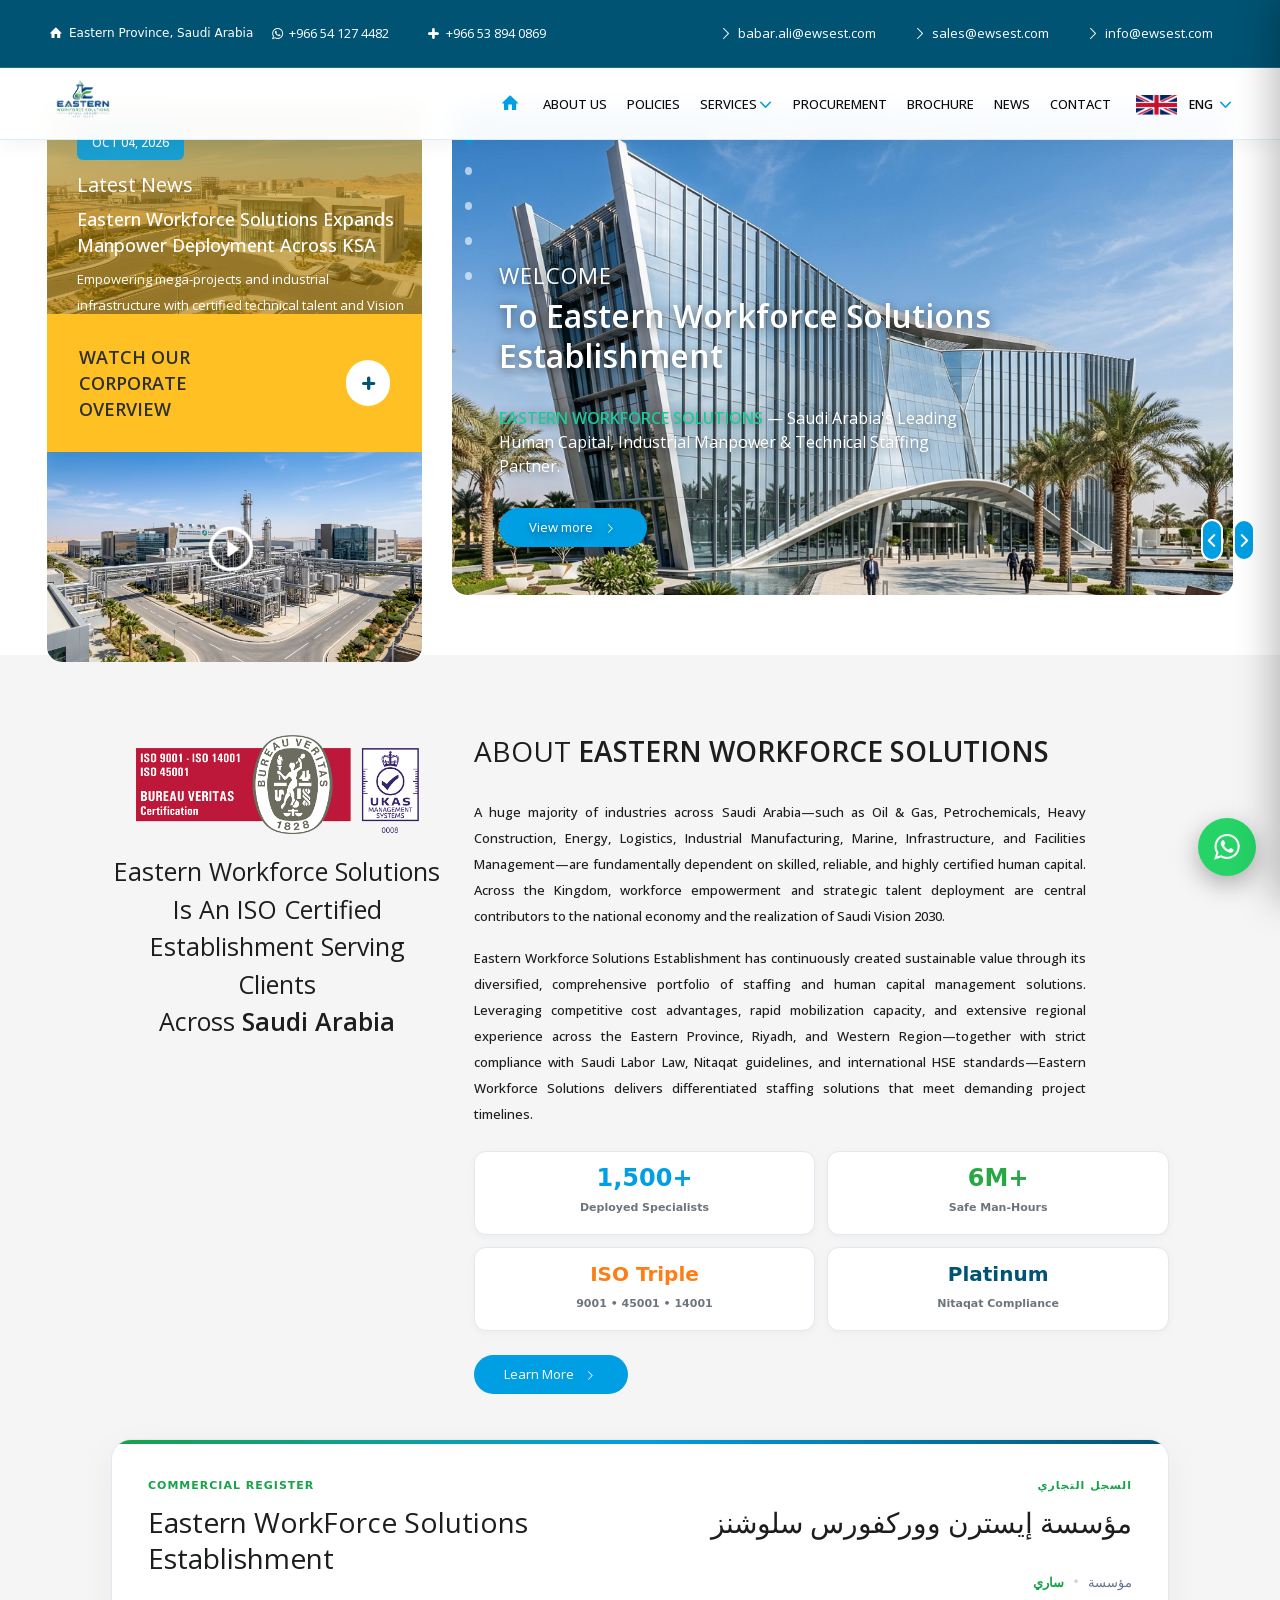
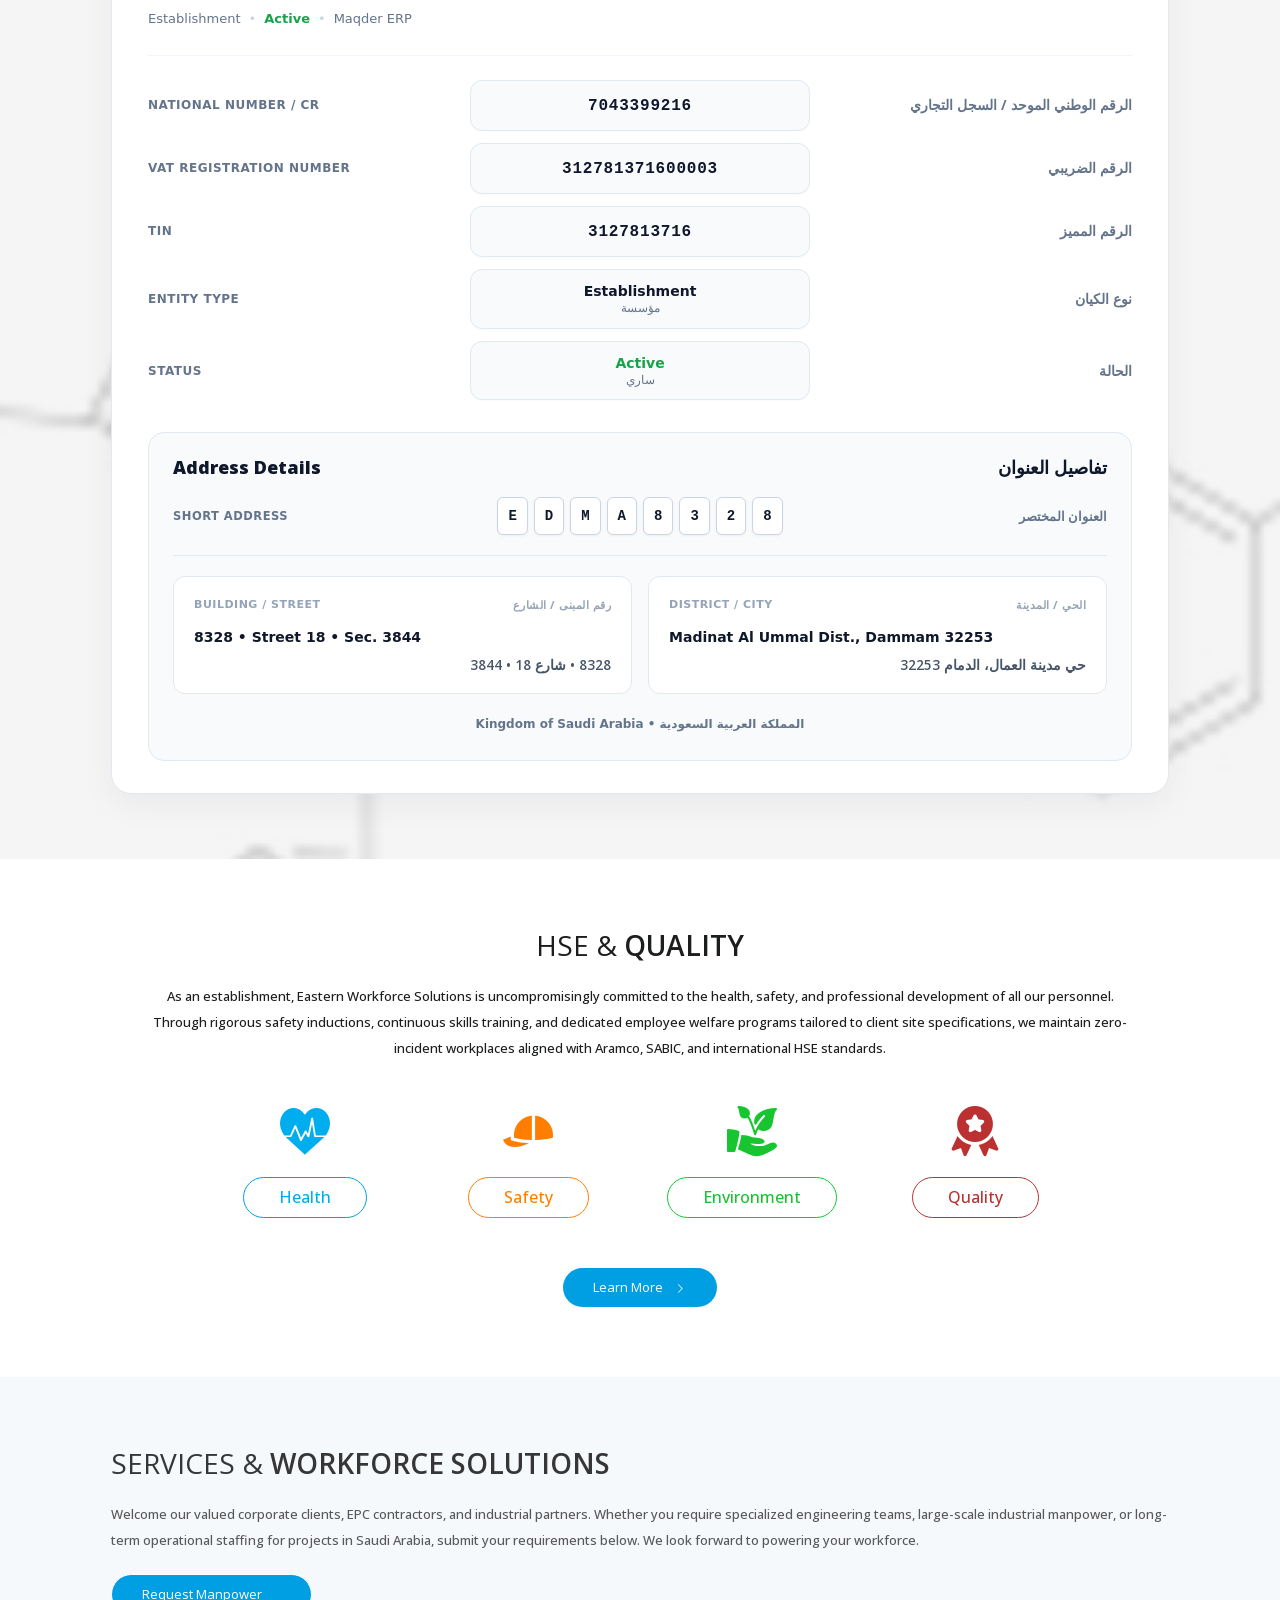
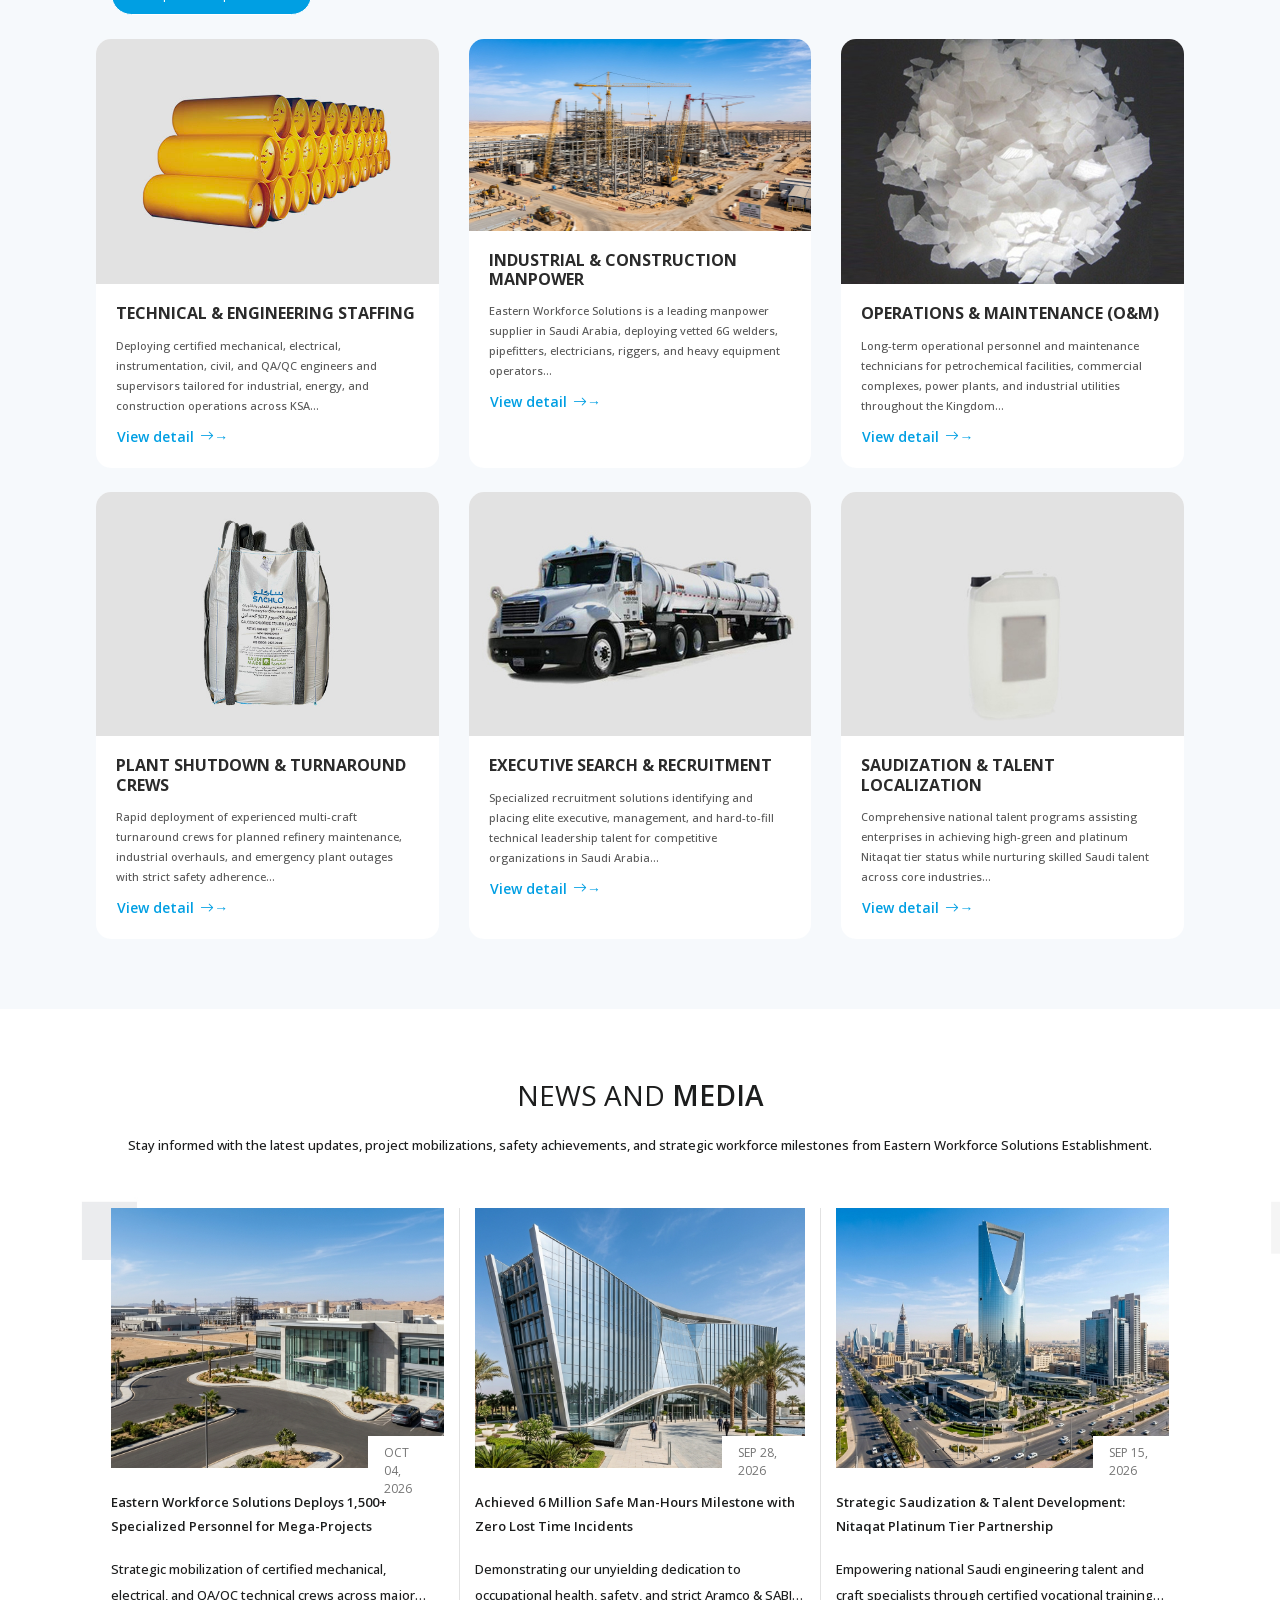
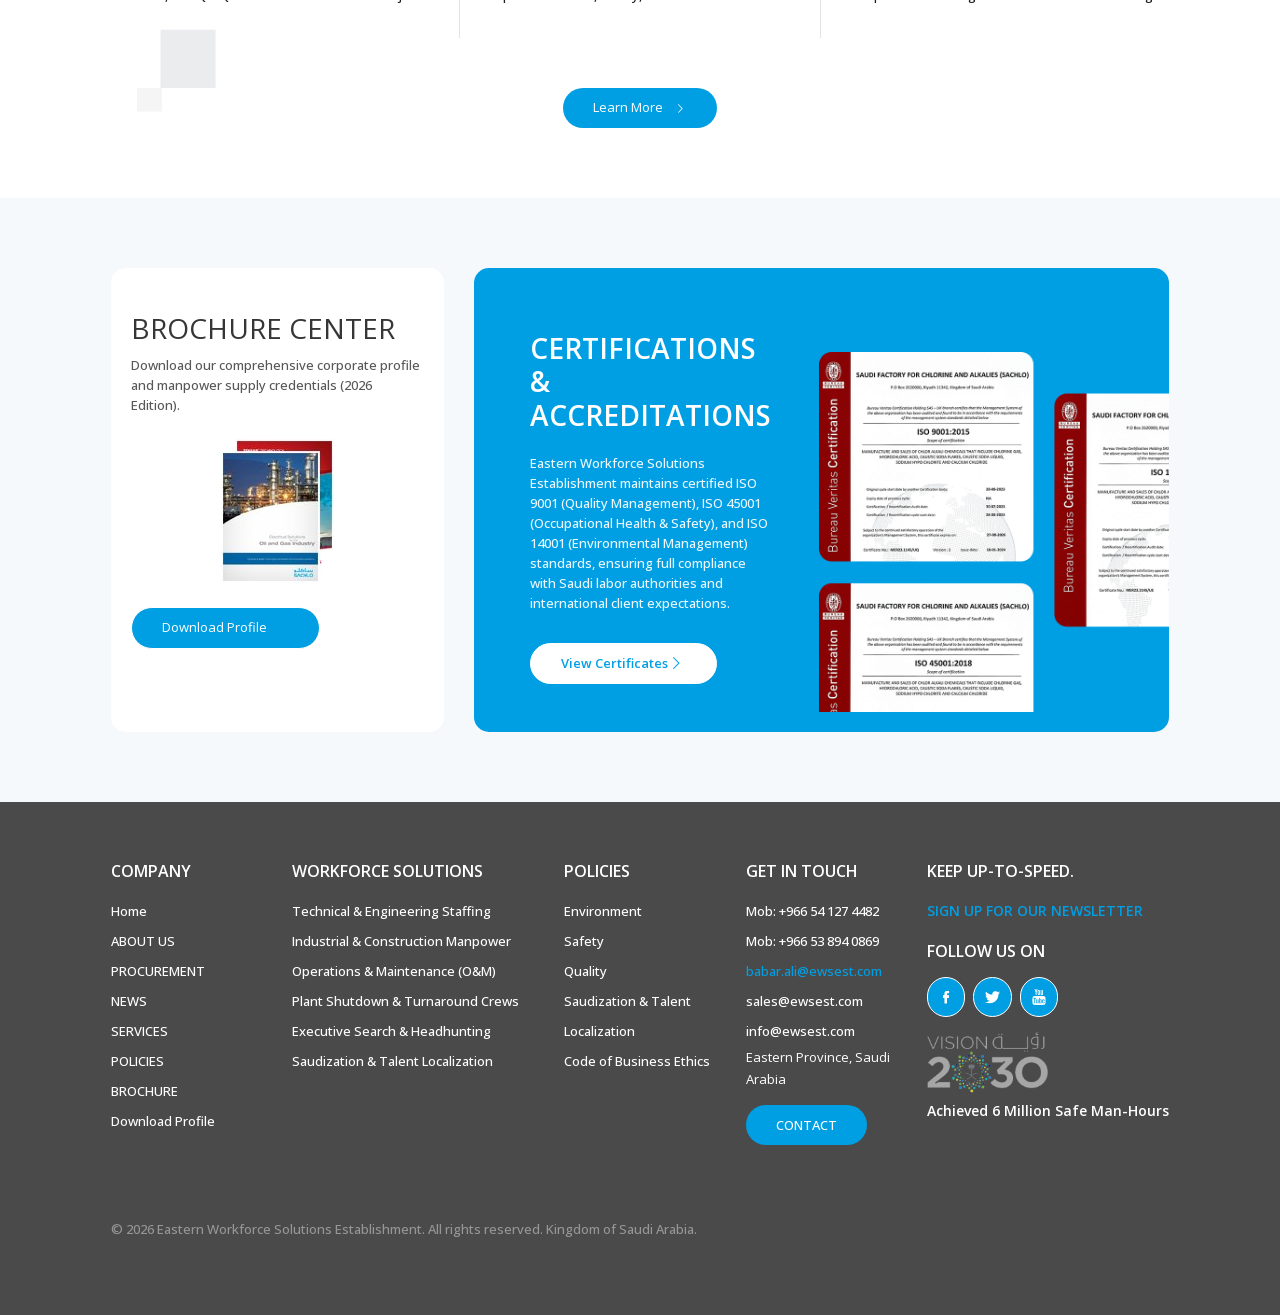
<file: index.html>
<!doctype html>
<html lang="en" dir="ltr">
<head>
  <meta charset="utf-8">
  <meta name="viewport" content="width=device-width, initial-scale=1">
  <title>Eastern Workforce Solutions Establishment | Leading Manpower &amp; Staffing in Saudi Arabia</title>
  <meta name="description" content="Eastern Workforce Solutions Establishment is a premier Saudi workforce solutions, technical staffing, industrial manpower supply, and human capital partner supporting Vision 2030.">

  <!-- Favicon / Logo -->
  <link rel="icon" type="image/png" href="assets/logo.png">

  <!-- Fonts: Open Sans from Google Fonts -->
  <link rel="preconnect" href="https://fonts.googleapis.com">
  <link rel="preconnect" href="https://fonts.gstatic.com" crossorigin>
  <link href="https://fonts.googleapis.com/css2?family=Open+Sans:wght@300;400;500;600;700;800&display=swap" rel="stylesheet">

  <!-- Core Stylesheet -->
  <link rel="stylesheet" href="styles.css">
</head>
<body class="sp-e1">

  <!-- ==================== HEADER ==================== -->
  <header id="header" class="sp-e2">
    <!-- Top Contact Bar (Desktop) -->
    <div class="top-contact-bar">
      <div class="container-fluid" style="width: 95%; display: flex; justify-content: space-between; align-items: center; flex-wrap: wrap;">
        <div style="display: flex; gap: 15px; align-items: center; flex-wrap: wrap;">
          <span><i class="demo-icon" style="font-size: 13px;">&#xe810;</i> <span data-i18n="top_location">Eastern Province, Saudi Arabia</span></span>
          <a href="tel:+966541274482"><i class="demo-icon">&#xf232;</i> +966 54 127 4482</a>
          <a href="tel:+966538940869"><i class="demo-icon">&#xe812;</i> +966 53 894 0869</a>
        </div>
        <div style="display: flex; gap: 15px; align-items: center; flex-wrap: wrap;">
          <a href="mailto:babar.ali@ewsest.com"><i class="demo-icon">&#xe802;</i> babar.ali@ewsest.com</a>
          <a href="mailto:sales@ewsest.com"><i class="demo-icon">&#xe802;</i> sales@ewsest.com</a>
          <a href="mailto:info@ewsest.com"><i class="demo-icon">&#xe802;</i> info@ewsest.com</a>
        </div>
      </div>
    </div>

    <div class="container-fluid sp-e3">
      <!-- Desktop Navigation -->
      <div class="row lap sp-e4 desktop-nav-only">
        <div class="center sp-e5">

          <!-- Brand Logo -->
          <div class="col-lg-3 col-sm-6 col-xs-6 sp-e6">
            <a class="brand sp-e7" href="#home" title="Eastern Workforce Solutions Establishment">
              <img src="assets/logo.png" class="brand-logo sp-e8" alt="Eastern Workforce Solutions Establishment Logo">
            </a>
          </div>

          <div class="col-lg-1 sp-e9"></div>

          <!-- Main Menu -->
          <div class="col-lg-8 sp-e10">
            <ul class="menu sp-e11">
              <li class="sp-e12"><a class="active sp-e13" href="#home" title="Home"><i class="demo-icon icon-home-1 sp-e14">&#xe810;</i></a></li>
              <li class="sp-e15"><a href="#about" class="sp-e16" data-i18n="nav_about">ABOUT US</a></li>
              <li class="sp-e17"><a href="#policies" class="sp-e16" data-i18n="nav_policies">POLICIES</a></li>
              
              <!-- Services Dropdown -->
              <li class="dropdown sp-e18">
                <a href="#services" class="sp-e16"><span data-i18n="nav_services">SERVICES</span> <i class="demo-icon icon-arrow-down-sign-to-navigate sp-e19">&#xe821;</i></a>
                <div class="dropdown-content sp-e20">
                  <a href="#services" class="sp-e21 open-service-modal-trigger" data-service="Technical &amp; Engineering Staffing" data-i18n="serv_tech">Technical &amp; Engineering Staffing</a>
                  <a href="#services" class="sp-e21 open-service-modal-trigger" data-service="Industrial &amp; Construction Manpower" data-i18n="serv_ind">Industrial &amp; Construction Manpower</a>
                  <a href="#services" class="sp-e21 open-service-modal-trigger" data-service="Operations &amp; Maintenance (O&amp;M)" data-i18n="serv_om">Operations &amp; Maintenance (O&amp;M)</a>
                  <a href="#services" class="sp-e21 open-service-modal-trigger" data-service="Plant Shutdown &amp; Turnaround Crews" data-i18n="serv_shut">Plant Shutdown &amp; Turnaround Crews</a>
                  <a href="#services" class="sp-e21 open-service-modal-trigger" data-service="Executive Search &amp; Headhunting" data-i18n="serv_exec">Executive Search &amp; Headhunting</a>
                  <a href="#services" class="sp-e21 open-service-modal-trigger" data-service="Saudization &amp; Talent Localization" data-i18n="serv_saud">Saudization &amp; Talent Localization</a>
                </div>
              </li>

              <li class="sp-e22"><a href="procurement.html" class="sp-e16" data-i18n="nav_procurement">PROCUREMENT</a></li>
              <li class="sp-e22"><a href="#brochure" class="sp-e16" data-i18n="nav_brochure">BROCHURE</a></li>
              <li class="sp-e22"><a href="#news" class="sp-e16" data-i18n="nav_news">NEWS</a></li>
              <li class="mr-0 sp-e23"><a href="#contact" class="sp-e16 open-contact-modal-trigger" data-i18n="nav_contact">CONTACT</a></li>

              <!-- Language / Region Dropdown (Working Bilingual Switcher) -->
              <li class="sp-e24">
                <div class="dropdown text-right ml-n4 sp-e25">
                  <a class="flag sp-e26" href="#language" id="lang-menu-trigger">
                    <img id="current-lang-flag" src="assets/asset-020.jpg" class="sp-e27" width="28" height="15" alt="Language">
                    <span id="current-lang-text" style="font-size: 12px; font-weight: 600; margin: 0 4px;">ENG</span>
                    <i class="demo-icon icon-arrow-down-sign-to-navigate sp-e19">&#xe821;</i>
                  </a>
                  <div class="dropdown-content text-left bg sp-e28" style="min-width: 140px;">
                    <a class="flag sp-e21 lang-select-btn" href="#ar" data-lang="ar">
                      <img src="assets/asset-021.jpg" class="sp-e29" width="18" height="12" alt="KSA"> العربية (KSA)
                    </a>
                    <a class="flag sp-e21 lang-select-btn" href="#en" data-lang="en">
                      <img src="assets/asset-020.jpg" class="sp-e29" width="18" height="12" alt="ENG"> English (ENG)
                    </a>
                  </div>
                </div>
              </li>
            </ul>
          </div>

        </div>
      </div>

      <!-- Ultra-Premium Mobile Navigation Bar -->
      <div class="mobile-header-bar">
        <a class="mobile-brand" href="#home" title="Eastern Workforce Solutions Establishment">
          <img src="assets/logo.png" alt="Eastern Workforce Solutions Establishment Logo">
        </a>
        <div class="mobile-header-actions">
          <a href="tel:+966541274482" class="mobile-quick-call" title="Call Us" aria-label="Direct Phone Call">
            <i class="demo-icon">&#xf232;</i>
          </a>
          <button class="mobile-lang-pill lang-select-btn" id="mobile-lang-pill" data-lang="ar" aria-label="Switch Language">
            <img id="mobile-header-lang-flag" src="assets/asset-021.jpg" width="18" height="12" alt="Language">
            <span id="mobile-header-lang-text">العربية</span>
          </button>
          <button class="mobile-hamburger-btn" id="mobile-menu-toggle" aria-label="Open Navigation">
            <span class="bar"></span>
            <span class="bar"></span>
            <span class="bar"></span>
          </button>
        </div>
      </div>

    </div>
  </header>

  <!-- ==================== ULTRA-PREMIUM MOBILE DRAWER & BACKDROP ==================== -->
  <div id="mobile-drawer-overlay"></div>
  <aside id="mobile-drawer" class="mobile-nav-drawer" aria-label="Mobile Navigation Drawer">
    <div class="drawer-header">
      <a class="drawer-brand" href="#home">
        <img src="assets/logo.png" alt="Eastern Workforce Solutions Establishment">
      </a>
      <button class="drawer-close-btn" id="mobile-drawer-close" aria-label="Close menu">&times;</button>
    </div>
    
    <div class="drawer-content">
      <!-- Segmented Language Switcher -->
      <div class="drawer-lang-selector">
        <button class="drawer-lang-btn lang-select-btn" id="drawer-btn-ar" data-lang="ar">
          <img src="assets/asset-021.jpg" width="18" height="12" alt="KSA"> العربية
        </button>
        <button class="drawer-lang-btn lang-select-btn" id="drawer-btn-en" data-lang="en">
          <img src="assets/asset-020.jpg" width="18" height="12" alt="ENG"> English
        </button>
      </div>

      <!-- Quick Contact Action Strip -->
      <div class="drawer-quick-contacts">
        <a href="tel:+966541274482" class="drawer-quick-btn call-btn">
          <i class="demo-icon">&#xf232;</i> <span>+966 54 127 4482</span>
        </a>
        <a href="https://wa.me/966541274482?text=Hello%20Eastern%20Workforce%20Solutions,%20I%20would%20like%20to%20inquire%20about%20your%20manpower%20services." target="_blank" rel="noopener noreferrer" class="drawer-quick-btn wa-btn">
          <i class="demo-icon icon-whatsapp">&#xf232;</i> <span>WhatsApp</span>
        </a>
      </div>

      <!-- Nav Links -->
      <ul class="drawer-nav-list">
        <li class="drawer-nav-item">
          <a href="#home" class="drawer-nav-link active">
            <span class="link-left"><i class="demo-icon icon-home-1 link-icon">&#xe810;</i> <span data-i18n="nav_home">Home</span></span>
          </a>
        </li>
        <li class="drawer-nav-item">
          <a href="#about" class="drawer-nav-link">
            <span class="link-left"><i class="demo-icon link-icon">&#xe81a;</i> <span data-i18n="nav_about">ABOUT US</span></span>
          </a>
        </li>
        <li class="drawer-nav-item">
          <a href="#policies" class="drawer-nav-link">
            <span class="link-left"><i class="demo-icon link-icon">&#xe817;</i> <span data-i18n="nav_policies">POLICIES</span></span>
          </a>
        </li>

        <!-- Services Accordion in Mobile Drawer -->
        <li class="drawer-nav-item">
          <div class="drawer-nav-link drawer-accordion-btn" id="drawer-services-toggle">
            <span class="link-left"><i class="demo-icon link-icon">&#xe819;</i> <span data-i18n="nav_services">SERVICES</span></span>
            <i class="demo-icon drawer-chevron">&#xe821;</i>
          </div>
          <ul class="drawer-submenu" id="drawer-services-submenu">
            <li><a href="#services" class="drawer-submenu-link open-service-modal-trigger" data-service="Technical &amp; Engineering Staffing" data-i18n="serv_tech">Technical &amp; Engineering Staffing</a></li>
            <li><a href="#services" class="drawer-submenu-link open-service-modal-trigger" data-service="Industrial &amp; Construction Manpower" data-i18n="serv_ind">Industrial &amp; Construction Manpower</a></li>
            <li><a href="#services" class="drawer-submenu-link open-service-modal-trigger" data-service="Operations &amp; Maintenance (O&amp;M)" data-i18n="serv_om">Operations &amp; Maintenance (O&amp;M)</a></li>
            <li><a href="#services" class="drawer-submenu-link open-service-modal-trigger" data-service="Plant Shutdown &amp; Turnaround Crews" data-i18n="serv_shut">Plant Shutdown &amp; Turnaround Crews</a></li>
            <li><a href="#services" class="drawer-submenu-link open-service-modal-trigger" data-service="Executive Search &amp; Headhunting" data-i18n="serv_exec">Executive Search &amp; Headhunting</a></li>
            <li><a href="#services" class="drawer-submenu-link open-service-modal-trigger" data-service="Saudization &amp; Talent Localization" data-i18n="serv_saud">Saudization &amp; Talent Localization</a></li>
          </ul>
        </li>

        <li class="drawer-nav-item">
          <a href="procurement.html" class="drawer-nav-link" style="color: #009fe3; font-weight: 700;">
            <span class="link-left"><i class="demo-icon link-icon">&#xe818;</i> <span data-i18n="nav_procurement">PROCUREMENT</span></span>
            <span class="drawer-nav-badge">Portal</span>
          </a>
        </li>
        <li class="drawer-nav-item">
          <a href="#brochure" class="drawer-nav-link">
            <span class="link-left"><i class="demo-icon link-icon">&#xe802;</i> <span data-i18n="nav_brochure">BROCHURE</span></span>
          </a>
        </li>
        <li class="drawer-nav-item">
          <a href="#news" class="drawer-nav-link">
            <span class="link-left"><i class="demo-icon link-icon">&#xe810;</i> <span data-i18n="nav_news">NEWS</span></span>
          </a>
        </li>
        <li class="drawer-nav-item">
          <a href="#contact" class="drawer-nav-link open-contact-modal-trigger">
            <span class="link-left"><i class="demo-icon link-icon">&#xe802;</i> <span data-i18n="nav_contact">CONTACT</span></span>
          </a>
        </li>
      </ul>
    </div>

    <div class="drawer-footer">
      <a href="#contact" class="drawer-cta-btn open-contact-modal-trigger" data-i18n="modal_req_title">
        Request Manpower Solutions
      </a>
      <div class="drawer-meta-info">
        Eastern Province &bull; Saudi Arabia &bull; Vision 2030
      </div>
    </div>
  </aside>

  <!-- ==================== MOBILE FLOATING WHATSAPP BUTTON ==================== -->
  <a href="https://wa.me/966541274482?text=Hello%20Eastern%20Workforce%20Solutions%20Establishment,%20I%20would%20like%20to%20inquire%20about%20your%20manpower%20services." target="_blank" rel="noopener noreferrer" class="mobile-whatsapp-floating" title="Chat on WhatsApp" aria-label="WhatsApp Chat">
    <i class="demo-icon icon-whatsapp">&#xf232;</i>
  </a>

  <!-- ==================== SECTION 1: BANNER ==================== -->
  <section class="banner sp-e57" id="home">
    <div class="container-fluid sp-e58">
      <div class="row sp-e59">

        <!-- Left Column: News Card & Video Callout -->
        <div class="col-lg-4 col-md-12 col-sm-12 lap sp-e60">
          <div class="nw sp-e61">
            <a href="#news" class="sp-e54 open-blog-modal-trigger" data-article-id="1">
              <figure class="box sp-e62">
                <img src="assets/eastern-operations-center.jpg" alt="Eastern Workforce Solutions Operations" class="sp-e63" width="424" height="235" style="object-fit: cover;">
                <div class="text sp-e64">
                  <h4 class="sp-e65">OCT 04, 2026</h4>
                  <h5 class="sp-e66" data-i18n="banner_latest_badge">Latest News</h5>
                  <h6 class="sp-e67" data-i18n="banner_news_title">Eastern Workforce Solutions Expands Manpower Deployment Across KSA</h6>
                  <p class="sp-e68" data-i18n="banner_news_desc">Empowering mega-projects and industrial infrastructure with certified technical talent and Vision 2030 alignment...</p>
                </div>
                <span class="overlay sp-e69"></span>
              </figure>
            </a>
          </div>

          <div class="vid sp-e70">
            <div class="row center sp-e71">
              <div class="col-lg-8 col-md-8 col-sm-8 sp-e72">
                <h4 class="sp-e73" data-i18n="banner_watch_video">WATCH OUR <br class="sp-e74">CORPORATE OVERVIEW</h4>
              </div>
              <div class="col-lg-4 col-md-4 col-sm-4 sp-e75">
                <a href="#video-wrap" id="open-video-btn" class="sp-e54" title="Watch Video">
                  <div class="btn sp-e76"><i class="demo-icon icon-plus sp-e77">&#xe812;</i></div>
                </a>
              </div>
            </div>
          </div>

          <div class="video wow fadeInUp sp-e78">
            <div class="ig sp-e79">
              <img src="assets/industrial-facility.jpg" alt="Eastern Workforce Solutions Corporate Overview" class="sp-e80" width="424" height="192" style="object-fit: cover;">
              <div class="text sp-e81">
                <button class="lets-play sp-e82" id="play-video-thumb" aria-label="Play Corporate Overview Video">
                  <img src="assets/asset-024.png" alt="Play Video" class="sp-e83" width="52" height="52">
                </button>
              </div>
            </div>
          </div>
        </div>

        <!-- Right Column: Interactive Hero Slider -->
        <div class="col-lg-8 col-md-12 col-sm-12 sp-e84">
          <div class="slider sp-e85">
            <div class="slide_viewer sp-e86">
              <div class="slide_group sp-e87">

                <!-- Slide 1 -->
                <div class="slide eff active sp-e88" style="display: block;">
                  <div class="slide__text sp-e89">
                    <h2 class="sp-e90" data-i18n="slide1_sub">Welcome</h2>
                    <h1 class="sp-e91" data-i18n="slide1_title">To Eastern Workforce Solutions Establishment</h1>
                    <p class="sp-e92" data-i18n="slide1_desc"><span class="sp-e93">EASTERN WORKFORCE SOLUTIONS</span> — Saudi Arabia's Leading Human Capital, Industrial Manpower &amp; Technical Staffing Partner.</p>
                    <a href="#about" class="btn sp-e94"><span data-i18n="banner_view_more">View more</span><i class="demo-icon icon-right-arrow sp-e95">&#xe802;</i></a>
                  </div>
                  <img class="lap full zoom sp-e96" src="assets/eastern-hq-building.jpg" alt="Eastern Workforce Solutions Saudi Arabia" width="934" height="553">
                  <img class="mob sp-e97" src="assets/eastern-hq-building.jpg" alt="Eastern Workforce Solutions Saudi Arabia">
                </div>

                <!-- Slide 2 -->
                <div class="slide eff sp-e88" style="display: none;">
                  <div class="slide__text sp-e89">
                    <h2 class="sp-e90" data-i18n="slide2_sub">EASTERN WORKFORCE SOLUTIONS</h2>
                    <h1 class="sp-e91" data-i18n="slide2_title">Premier Manpower &amp; Talent Supply Across the Kingdom</h1>
                    <p class="sp-e92" data-i18n="slide2_desc">Providing vetted engineers, certified technical specialists, and dedicated crews for major Saudi infrastructure and industrial ventures.</p>
                    <a href="#services" class="btn sp-e94"><span data-i18n="banner_view_more">View more</span><i class="demo-icon icon-right-arrow sp-e95">&#xe802;</i></a>
                  </div>
                  <img class="lap full zoom sp-e96" src="assets/eastern-operations-center.jpg" alt="Saudi Arabia Manpower Solutions" width="934" height="553">
                  <img class="mob sp-e97" src="assets/eastern-operations-center.jpg" alt="Saudi Arabia Manpower Solutions">
                </div>

                <!-- Slide 3 -->
                <div class="slide eff sp-e88" style="display: none;">
                  <div class="slide__text sp-e89">
                    <h2 class="sp-e90" data-i18n="slide3_sub">EASTERN WORKFORCE SOLUTIONS</h2>
                    <h1 class="sp-e91" data-i18n="slide3_title">Committed to Saudi Arabia's Vision 2030 Growth</h1>
                    <p class="sp-e92" data-i18n="slide3_desc">Driving sustainable human capital development, high-tier Saudization compliance, and world-class workforce management for corporate partners.</p>
                    <a href="#about" class="btn sp-e94"><span data-i18n="banner_view_more">View more</span><i class="demo-icon icon-right-arrow sp-e95">&#xe802;</i></a>
                  </div>
                  <img class="lap full zoom sp-e96" src="assets/saudi-tower.jpg" alt="Vision 2030 Saudi Workforce" width="934" height="553">
                  <img class="mob sp-e97" src="assets/saudi-tower.jpg" alt="Vision 2030 Saudi Workforce">
                </div>

                <!-- Slide 4 -->
                <div class="slide eff sp-e88" style="display: none;">
                  <div class="slide__text sp-e89">
                    <h2 class="sp-e90" data-i18n="slide4_sub">EASTERN WORKFORCE SOLUTIONS</h2>
                    <h1 class="do1 sp-e99" data-i18n="slide4_title">Supplies High-Quality Workforce Solutions<br class="sp-e100">Across Saudi Arabia &amp; GCC</h1>
                    <p class="sp-e92" data-i18n="prod_desc">Specialized engineering teams, industrial manpower, and turnkey workforce management supporting Saudi Vision 2030.</p>
                    <a href="#services" class="btn sp-e94"><span data-i18n="banner_view_more">View more</span><i class="demo-icon icon-right-arrow sp-e95">&#xe802;</i></a>
                  </div>
                  <img class="lap full zoom sp-e96" src="assets/industrial-construction.jpg" alt="Workforce Services" width="934" height="553">
                  <img class="mob sp-e97" src="assets/industrial-construction.jpg" alt="Workforce Services">
                </div>

                <!-- Slide 5 (BRANDED HEADQUARTERS BUILDING WITH EASTERN WORKFORCE SOLUTIONS SIGNAGE) -->
                <div class="slide eff sp-e104" style="display: none;">
                  <div class="slide__text sp-e105">
                    <h2 class="sp-e106" data-i18n="slide5_sub">EASTERN WORKFORCE SOLUTIONS</h2>
                    <h1 class="sp-e107" data-i18n="slide5_title">Your Trusted Partner in Human Capital Excellence<br class="sp-e108">In the Kingdom of Saudi Arabia</h1>
                    <p class="sp-e92" data-i18n="slide5_desc">Delivering certified personnel and rapid mobilization tailored to oil &amp; gas, petrochemical, and construction projects.</p>
                    <a href="#contact" class="btn sp-e109 open-contact-modal-trigger"><span data-i18n="banner_view_more">View more</span><i class="demo-icon icon-right-arrow sp-e110">&#xe802;</i></a>
                  </div>
                  <img class="lap full zoom sp-e111" src="assets/eastern-hq-building.jpg" alt="Eastern Workforce Solutions Headquarters Building" width="934" height="553">
                  <img class="mob sp-e97" src="assets/eastern-hq-building.jpg" alt="Eastern Workforce Solutions Headquarters Building">
                </div>

              </div>
            </div>
          </div>

          <!-- Slide Dot Buttons -->
          <div class="slide_buttons sp-e112">
            <a class="slide_btn active sp-e114" data-slide="0">&bull;</a>
            <a class="slide_btn sp-e113" data-slide="1">&bull;</a>
            <a class="slide_btn sp-e113" data-slide="2">&bull;</a>
            <a class="slide_btn sp-e113" data-slide="3">&bull;</a>
            <a class="slide_btn sp-e113" data-slide="4">&bull;</a>
          </div>

          <div class="line sp-e115"></div>

          <!-- Directional Arrows -->
          <div class="directional_nav sp-e116">
            <div class="previous_btn btn sp-e117" title="Previous"><i class="demo-icon icon-left-arrow sp-e118">&#xe81d;</i></div>
            <div class="next_btn btn sp-e119" title="Next"><i class="demo-icon icon-right-arrow sp-e118">&#xe81e;</i></div>
          </div>
        </div>

      </div>
    </div>
  </section>

  <!-- ==================== SECTION 2: ABOUT US ==================== -->
  <section class="about sp-e144" id="about">
    <div class="container-fluid sp-e145">
      <div class="row sp-e146">

        <div class="col-lg-4 col-md-12 col-sm-12 ce sp-e147">
          <img class="homeimg sp-e148" src="assets/asset-035.png" width="361" height="127" alt="ISO Certification">
          <h3 class="ios sp-e149" style="text-align: center;" data-i18n="about_badge_text">
            Eastern Workforce Solutions Is An ISO Certified <br class="sp-e150"> Establishment Serving Clients <br class="sp-e150"> Across <span class="sp-e151">Saudi Arabia</span>
          </h3>
        </div>

        <div class="col-lg-8 col-md-12 col-sm-12 sp-e152">
          <h3 class="sp-e153" data-i18n="about_title">ABOUT <span>EASTERN WORKFORCE SOLUTIONS</span></h3>
          <p class="sp-e155" data-i18n="about_p1">A huge majority of industries across Saudi Arabia—such as Oil &amp; Gas, Petrochemicals, Heavy Construction, Energy, Logistics, Industrial Manufacturing, Marine, Infrastructure, and Facilities Management—are fundamentally dependent on skilled, reliable, and highly certified human capital. Across the Kingdom, workforce empowerment and strategic talent deployment are central contributors to the national economy and the realization of Saudi Vision 2030.</p>
          <p class="sp-e156" data-i18n="about_p2">Eastern Workforce Solutions Establishment has continuously created sustainable value through its diversified, comprehensive portfolio of staffing and human capital management solutions. Leveraging extensive regional experience, rigorous vetting standards, and full compliance with Saudi labor laws—together with close client collaboration and industry-leading recruitment networks—Eastern Workforce Solutions delivers differentiated staffing solutions that meet demanding project timelines and strict HSE standards.</p>
          
          <!-- Key Statistics Grid -->
          <div class="mobile-stats-grid" style="display: grid; grid-template-columns: repeat(2, 1fr); gap: 12px; margin: 24px 0 24px 0;">
            <div style="background: #ffffff; border: 1px solid #e2e8f0; border-radius: 12px; padding: 14px; text-align: center; box-shadow: 0 2px 8px rgba(0,0,0,0.04);">
              <div style="font-size: 24px; font-weight: 800; color: #009fe3; line-height: 1;">1,500+</div>
              <div style="font-size: 11px; font-weight: 600; color: #6c757d; margin-top: 6px;" data-i18n="stat_talent">Deployed Specialists</div>
            </div>
            <div style="background: #ffffff; border: 1px solid #e2e8f0; border-radius: 12px; padding: 14px; text-align: center; box-shadow: 0 2px 8px rgba(0,0,0,0.04);">
              <div style="font-size: 24px; font-weight: 800; color: #28a745; line-height: 1;">6M+</div>
              <div style="font-size: 11px; font-weight: 600; color: #6c757d; margin-top: 6px;" data-i18n="stat_safe">Safe Man-Hours</div>
            </div>
            <div style="background: #ffffff; border: 1px solid #e2e8f0; border-radius: 12px; padding: 14px; text-align: center; box-shadow: 0 2px 8px rgba(0,0,0,0.04);">
              <div style="font-size: 20px; font-weight: 800; color: #fd7e14; line-height: 1.2;">ISO Triple</div>
              <div style="font-size: 11px; font-weight: 600; color: #6c757d; margin-top: 6px;">9001 &bull; 45001 &bull; 14001</div>
            </div>
            <div style="background: #ffffff; border: 1px solid #e2e8f0; border-radius: 12px; padding: 14px; text-align: center; box-shadow: 0 2px 8px rgba(0,0,0,0.04);">
              <div style="font-size: 20px; font-weight: 800; color: #005373; line-height: 1.2;">Platinum</div>
              <div style="font-size: 11px; font-weight: 600; color: #6c757d; margin-top: 6px;">Nitaqat Compliance</div>
            </div>
          </div>

          <a href="#services" class="btn sp-e157"><span data-i18n="about_btn">Learn More</span><i class="demo-icon icon-right-arrow sp-e110">&#xe802;</i></a>
        </div>

      </div>

      <!-- ==================== OFFICIAL COMMERCIAL & TAX REGISTRATION CREDENTIALS ==================== -->
      <div class="row" style="margin-top: 35px;">
        <div class="col-lg-12">
          <div class="cr-credentials-card">
            
            <!-- Header: English & Arabic Entity Information -->
            <div class="cr-card-header">
              <div class="cr-header-left">
                <span class="cr-badge-tag">COMMERCIAL REGISTER</span>
                <h3 class="cr-entity-name">Eastern WorkForce Solutions Establishment</h3>
                <div class="cr-entity-meta">
                  <span>Establishment</span>
                  <span class="meta-dot">&bull;</span>
                  <span class="status-active-pill">Active</span>
                  <span class="meta-dot">&bull;</span>
                  <span>Maqder ERP</span>
                </div>
              </div>
              
              <div class="cr-header-right">
                <span class="cr-badge-tag">السجل التجاري</span>
                <h3 class="cr-entity-name ar-font">مؤسسة إيسترن ووركفورس سلوشنز</h3>
                <div class="cr-entity-meta">
                  <span class="ar-font">مؤسسة</span>
                  <span class="meta-dot">&bull;</span>
                  <span class="status-active-pill ar-font">ساري</span>
                </div>
              </div>
            </div>

            <!-- Registration Data Rows -->
            <div class="cr-data-list">
              
              <!-- Row 1: National Number / CR -->
              <div class="cr-data-row">
                <div class="cr-label-en">NATIONAL NUMBER / CR</div>
                <div class="cr-value-box">
                  <span class="cr-number">7043399216</span>
                </div>
                <div class="cr-label-ar ar-font">الرقم الوطني الموحد / السجل التجاري</div>
              </div>

              <!-- Row 2: VAT Registration Number -->
              <div class="cr-data-row">
                <div class="cr-label-en">VAT REGISTRATION NUMBER</div>
                <div class="cr-value-box">
                  <span class="cr-number">312781371600003</span>
                </div>
                <div class="cr-label-ar ar-font">الرقم الضريبي</div>
              </div>

              <!-- Row 3: TIN -->
              <div class="cr-data-row">
                <div class="cr-label-en">TIN</div>
                <div class="cr-value-box">
                  <span class="cr-number">3127813716</span>
                </div>
                <div class="cr-label-ar ar-font">الرقم المميز</div>
              </div>

              <!-- Row 4: Entity Type -->
              <div class="cr-data-row">
                <div class="cr-label-en">ENTITY TYPE</div>
                <div class="cr-value-box">
                  <div class="cr-text-val">
                    <strong>Establishment</strong>
                    <span class="cr-sub-val ar-font">مؤسسة</span>
                  </div>
                </div>
                <div class="cr-label-ar ar-font">نوع الكيان</div>
              </div>

              <!-- Row 5: Status -->
              <div class="cr-data-row">
                <div class="cr-label-en">STATUS</div>
                <div class="cr-value-box">
                  <div class="cr-text-val">
                    <strong class="text-success-val">Active</strong>
                    <span class="cr-sub-val ar-font">ساري</span>
                  </div>
                </div>
                <div class="cr-label-ar ar-font">الحالة</div>
              </div>

            </div>

            <!-- Address Section -->
            <div class="cr-address-section">
              <div class="cr-address-header">
                <h4 class="cr-address-title-en">Address Details</h4>
                <h4 class="cr-address-title-ar ar-font">تفاصيل العنوان</h4>
              </div>

              <!-- Short Address Strip -->
              <div class="cr-short-address-row">
                <div class="cr-short-lbl-en">SHORT ADDRESS</div>
                <div class="cr-short-code">
                  <span class="code-tile">E</span>
                  <span class="code-tile">D</span>
                  <span class="code-tile">M</span>
                  <span class="code-tile">A</span>
                  <span class="code-tile">8</span>
                  <span class="code-tile">3</span>
                  <span class="code-tile">2</span>
                  <span class="code-tile">8</span>
                </div>
                <div class="cr-short-lbl-ar ar-font">العنوان المختصر</div>
              </div>

              <!-- Detailed Address Cards Grid -->
              <div class="cr-address-grid">
                
                <!-- Building / Street -->
                <div class="cr-addr-box">
                  <div class="cr-addr-row-head">
                    <span class="addr-tag-en">BUILDING / STREET</span>
                    <span class="addr-tag-ar ar-font">رقم المبنى / الشارع</span>
                  </div>
                  <div class="cr-addr-content">
                    <div class="addr-val-en">8328 &bull; Street 18 &bull; Sec. 3844</div>
                    <div class="addr-val-ar ar-font">8328 &bull; شارع 18 &bull; 3844</div>
                  </div>
                </div>

                <!-- District / City -->
                <div class="cr-addr-box">
                  <div class="cr-addr-row-head">
                    <span class="addr-tag-en">DISTRICT / CITY</span>
                    <span class="addr-tag-ar ar-font">الحي / المدينة</span>
                  </div>
                  <div class="cr-addr-content">
                    <div class="addr-val-en">Madinat Al Ummal Dist., Dammam 32253</div>
                    <div class="addr-val-ar ar-font">حي مدينة العمال، الدمام 32253</div>
                  </div>
                </div>

              </div>

              <!-- Country Verification Footnote -->
              <div class="cr-footnote">
                Kingdom of Saudi Arabia &bull; المملكة العربية السعودية
              </div>

            </div>

          </div>
        </div>
      </div>

    </div>
  </section>

  <!-- ==================== SECTION 3: HSE & QUALITY ==================== -->
  <section class="hse sp-e158" id="policies">
    <div class="container-fluid sp-e159">

      <div class="row sp-e160">
        <div class="col-lg-12 sp-e161">
          <h3 class="sp-e162" data-i18n="hse_title">HSE &amp; <span>QUALITY</span></h3>
          <p class="sp-e164" data-i18n="hse_desc">As an establishment, Eastern Workforce Solutions is uncompromisingly committed to the health, safety, and professional development of all our personnel. Through rigorous safety inductions, continuous skills training, and dedicated employee welfare programs tailored to client site specifications, we maintain zero-incident workplaces aligned with Aramco, SABIC, and international HSE standards.</p>
        </div>
      </div>

      <div class="row wid sp-e165">

        <div class="col-lg-3 col-md-3 col-sm-12 sp-e166">
          <div class="bx cl_1 sp-e167">
            <a href="#policies" class="sp-e168 open-cert-modal-trigger">
              <div class="sp-e169"><i class="demo-icon icon-cardiogram sp-e170">&#xe817;</i></div>
              <h4 class="sp-e171" data-i18n="hse_health">Health</h4>
            </a>
          </div>
        </div>

        <div class="col-lg-3 col-md-3 col-sm-12 sp-e166">
          <div class="bx cl_2 sp-e167">
            <a href="#policies" class="sp-e168 open-cert-modal-trigger">
              <div class="sp-e169"><i class="demo-icon icon-cap sp-e172">&#xe818;</i></div>
              <h4 class="sp-e173" data-i18n="hse_safety">Safety</h4>
            </a>
          </div>
        </div>

        <div class="col-lg-3 col-md-3 col-sm-12 sp-e166">
          <div class="bx cl_3 sp-e167">
            <a href="#policies" class="sp-e168 open-cert-modal-trigger">
              <div class="sp-e169"><i class="demo-icon icon-plant sp-e174">&#xe819;</i></div>
              <h4 class="sp-e175" data-i18n="hse_env">Environment</h4>
            </a>
          </div>
        </div>

        <div class="col-lg-3 col-md-3 col-sm-12 sp-e166">
          <div class="bx cl_4 sp-e167">
            <a href="#policies" class="sp-e168 open-cert-modal-trigger">
              <div class="sp-e169"><i class="demo-icon icon-medal sp-e176">&#xe81a;</i></div>
              <h4 class="sp-e177" data-i18n="hse_quality">Quality</h4>
            </a>
          </div>
        </div>

        <div class="col-lg-12 ce sp-e178">
          <a href="#policies" class="btn sp-e179 open-cert-modal-trigger"><span data-i18n="hse_btn">Learn More</span><i class="demo-icon icon-right-arrow sp-e110">&#xe802;</i></a>
        </div>

      </div>

    </div>
  </section>

  <!-- ==================== SECTION 4: PRODUCTS & SERVICES ==================== -->
  <section class="product sp-e180" id="services">
    <div class="container-fluid sp-e181">
      <div class="row sp-e182">

        <div class="col-lg-12 sp-e183">
          <h3 class="sp-e184" data-i18n="prod_title">SERVICES &amp; <span>WORKFORCE SOLUTIONS</span></h3>
          <p class="sp-e186" data-i18n="prod_desc">Welcome our valued corporate clients, EPC contractors, and industrial partners. Whether you require specialized engineering teams, large-scale industrial manpower, or long-term operational staffing for projects in Saudi Arabia, submit your requirements below. We look forward to powering your workforce.</p>
          <a href="#contact" class="btn mb-4 sp-e187 open-contact-modal-trigger"><span data-i18n="prod_request_btn">Request Manpower</span><i class="demo-icon icon-right-arrow sp-e188">&#xe802;</i></a>
        </div>

        <!-- 3x2 Service Cards Grid -->
        <div class="row row-cols-1 row-cols-md-3 g-4 sp-e189">

          <!-- Card 1 -->
          <div class="col sp-e190">
            <div class="card h-100 border-0 sp-e191 open-service-modal-trigger" data-service="Technical &amp; Engineering Staffing">
              <img src="assets/asset-036.jpg" class="card-img-top sp-e192" alt="Technical &amp; Engineering Staffing" width="363" height="259" style="object-fit: cover;">
              <div class="card-body sp-e193">
                <h5 class="card-title sp-e194" data-i18n="card1_title">TECHNICAL &amp; ENGINEERING STAFFING</h5>
                <p class="card-text mb-2 sp-e195" data-i18n="card1_desc">Deploying certified mechanical, electrical, instrumentation, civil, and QA/QC engineers and supervisors tailored for industrial, energy, and construction operations across KSA...</p>
                <a href="#services" class="btn btn-link p-0 mb-0 sp-e196"><span data-i18n="view_detail">View detail</span> <i class="bi bi-arrow-right sp-e197">&rarr;</i></a>
              </div>
            </div>
          </div>

          <!-- Card 2 (REPLACED CHEMICAL TANKER WITH MODERN INDUSTRIAL CONSTRUCTION IMAGE) -->
          <div class="col sp-e190">
            <div class="card h-100 border-0 sp-e191 open-service-modal-trigger" data-service="Industrial &amp; Construction Manpower">
              <img src="assets/industrial-construction.jpg" class="card-img-top sp-e192" alt="Industrial &amp; Construction Manpower" width="363" height="259" style="object-fit: cover;">
              <div class="card-body sp-e193">
                <h5 class="card-title sp-e194" data-i18n="card2_title">INDUSTRIAL &amp; CONSTRUCTION MANPOWER</h5>
                <p class="card-text mb-2 sp-e195" data-i18n="card2_desc">Eastern Workforce Solutions is a leading manpower supplier in Saudi Arabia, deploying vetted 6G welders, pipefitters, electricians, riggers, and heavy equipment operators...</p>
                <a href="#services" class="btn btn-link p-0 mb-0 sp-e196"><span data-i18n="view_detail">View detail</span> <i class="bi bi-arrow-right sp-e197">&rarr;</i></a>
              </div>
            </div>
          </div>

          <!-- Card 3 -->
          <div class="col sp-e190">
            <div class="card h-100 border-0 sp-e191 open-service-modal-trigger" data-service="Operations &amp; Maintenance (O&amp;M)">
              <img src="assets/asset-038.jpg" class="card-img-top sp-e192" alt="Operations &amp; Maintenance Personnel" width="363" height="259" style="object-fit: cover;">
              <div class="card-body sp-e193">
                <h5 class="card-title sp-e194" data-i18n="card3_title">OPERATIONS &amp; MAINTENANCE (O&amp;M)</h5>
                <p class="card-text mb-2 sp-e195" data-i18n="card3_desc">Long-term operational personnel and maintenance technicians for petrochemical facilities, commercial complexes, power plants, and industrial utilities throughout the Kingdom...</p>
                <a href="#services" class="btn btn-link p-0 mb-0 sp-e196"><span data-i18n="view_detail">View detail</span> <i class="bi bi-arrow-right sp-e197">&rarr;</i></a>
              </div>
            </div>
          </div>

        </div>

        <div class="row row-cols-1 row-cols-md-3 g-4 mt-4 sp-e198">

          <!-- Card 4 -->
          <div class="col sp-e190">
            <div class="card h-100 border-0 sp-e191 open-service-modal-trigger" data-service="Plant Shutdown &amp; Turnaround Crews">
              <img src="assets/asset-039.jpg" class="card-img-top sp-e192" alt="Plant Shutdown &amp; Turnaround Crews" width="363" height="259" style="object-fit: cover;">
              <div class="card-body sp-e193">
                <h5 class="card-title sp-e194" data-i18n="card4_title">PLANT SHUTDOWN &amp; TURNAROUND CREWS</h5>
                <p class="card-text mb-2 sp-e195" data-i18n="card4_desc">Rapid deployment of experienced multi-craft turnaround crews for planned refinery maintenance, industrial overhauls, and emergency plant outages with strict safety adherence...</p>
                <a href="#services" class="btn btn-link p-0 mb-0 sp-e196"><span data-i18n="view_detail">View detail</span> <i class="bi bi-arrow-right sp-e197">&rarr;</i></a>
              </div>
            </div>
          </div>

          <!-- Card 5 -->
          <div class="col sp-e190">
            <div class="card h-100 border-0 sp-e191 open-service-modal-trigger" data-service="Executive Search &amp; Headhunting">
              <img src="assets/asset-040.jpg" class="card-img-top sp-e192" alt="Executive Search &amp; Headhunting" width="363" height="259" style="object-fit: cover;">
              <div class="card-body sp-e193">
                <h5 class="card-title sp-e194" data-i18n="card5_title">EXECUTIVE SEARCH &amp; RECRUITMENT</h5>
                <p class="card-text mb-2 sp-e195" data-i18n="card5_desc">Specialized recruitment solutions identifying and placing elite executive, management, and hard-to-fill technical leadership talent for competitive organizations in Saudi Arabia...</p>
                <a href="#services" class="btn btn-link p-0 mb-0 sp-e196"><span data-i18n="view_detail">View detail</span> <i class="bi bi-arrow-right sp-e197">&rarr;</i></a>
              </div>
            </div>
          </div>

          <!-- Card 6 -->
          <div class="col sp-e190">
            <div class="card h-100 border-0 sp-e191 open-service-modal-trigger" data-service="Saudization &amp; Talent Localization">
              <img src="assets/asset-041.jpg" class="card-img-top sp-e192" alt="Saudization &amp; Talent Localization" width="363" height="259" style="object-fit: cover;">
              <div class="card-body sp-e193">
                <h5 class="card-title sp-e194" data-i18n="card6_title">SAUDIZATION &amp; TALENT LOCALIZATION</h5>
                <p class="card-text mb-2 sp-e195" data-i18n="card6_desc">Comprehensive national talent programs assisting enterprises in achieving high-green and platinum Nitaqat tier status while nurturing skilled Saudi talent across core industries...</p>
                <a href="#services" class="btn btn-link p-0 mb-0 sp-e196"><span data-i18n="view_detail">View detail</span> <i class="bi bi-arrow-right sp-e197">&rarr;</i></a>
              </div>
            </div>
          </div>

        </div>

      </div>
    </div>
  </section>

  <!-- ==================== SECTION 5: NEWS AND MEDIA (UPDATED BLOGS, REPLACED PERSONS & OLD BUILDINGS) ==================== -->
  <section class="news sp-e199" id="news">
    <div class="container-fluid sp-e200">

      <div class="row sp-e201">
        <div class="col-lg-12 sp-e202">
          <h3 class="sp-e203" data-i18n="news_title">NEWS AND <span class="sp-e163">MEDIA</span></h3>
          <p class="sp-e204" data-i18n="news_desc">Stay informed with the latest updates, project mobilizations, safety achievements, and strategic workforce milestones from Eastern Workforce Solutions Establishment.</p>
        </div>
      </div>

      <div class="row sp-e205">

        <!-- News 1 (REPLACED CAKE-CUTTING PHOTO WITH EASTERN OPERATIONS COMPLEX) -->
        <div class="col-lg-4 col-md-6 sp-e206">
          <div class="bx sp-e207 open-blog-modal-trigger" data-article-id="1">
            <a href="#news" class="grid__image sp-e208">
              <img src="assets/eastern-operations-center.jpg" alt="Eastern Workforce Solutions Project Expansion" class="sp-e209" width="353" height="260" style="object-fit: cover;">
              <div class="post-date sp-e210">OCT 04, 2026</div>
              <div class="hov sp-e211">
                <p class="sp-e212" data-i18n="news_view_more">View More</p>
              </div>
            </a>
            <div class="tx sp-e213">
              <h4 class="sp-e214"><a href="#news" style="color: #1c1d1d; text-decoration: none;" class="sp-e215" data-i18n="blog1_title">Eastern Workforce Solutions Successfully Deploys 1,500+ Personnel</a></h4>
              <p class="sp-e216" data-i18n="blog1_desc">Strategic mobilization of certified mechanical, electrical, and QA/QC technical crews across major industrial zones in the Eastern Province.</p>
            </div>
          </div>
        </div>

        <!-- News 2 (REPLACED MIDCHEM BUILDING WITH EASTERN WORKFORCE SOLUTIONS HEADQUARTERS) -->
        <div class="col-lg-4 col-md-6 col-post-center sp-e217">
          <div class="bx sp-e218 open-blog-modal-trigger" data-article-id="2">
            <a href="#news" class="grid__image sp-e219">
              <img src="assets/eastern-hq-building.jpg" alt="Achieves 6 Million Safe Man-Hours" class="sp-e220" width="351" height="260" style="object-fit: cover;">
              <div class="post-date sp-e221">SEP 28, 2026</div>
              <div class="hov sp-e222">
                <p class="sp-e223" data-i18n="news_view_more">View More</p>
              </div>
            </a>
            <div class="tx sp-e224">
              <h4 class="sp-e225"><a href="#news" class="sp-e226" style="color: #1c1d1d; text-decoration: none;" data-i18n="blog2_title">Achieves 6 Million Safe Man-Hours with Zero Lost Time Incidents</a></h4>
              <p class="sp-e227" data-i18n="blog2_desc">Demonstrating our unyielding dedication to occupational health, safety, and strict Aramco &amp; SABIC contractor compliance benchmarks.</p>
            </div>
          </div>
        </div>

        <!-- News 3 (MODERN SAUDI TOWER & VISION 2030 SAUDIZATION) -->
        <div class="col-lg-4 col-md-6 sp-e206">
          <div class="bx sp-e207 open-blog-modal-trigger" data-article-id="3">
            <a href="#news" class="grid__image sp-e208">
              <img src="assets/saudi-tower.jpg" alt="Vision 2030 Talent Initiative" class="sp-e209" width="353" height="260" style="object-fit: cover;">
              <div class="post-date sp-e210">SEP 15, 2026</div>
              <div class="hov sp-e211">
                <p class="sp-e212" data-i18n="news_view_more">View More</p>
              </div>
            </a>
            <div class="tx sp-e213">
              <h4 class="sp-e214"><a href="#news" style="color: #1c1d1d; text-decoration: none;" class="sp-e215" data-i18n="blog3_title">Strategic Saudization &amp; Talent Development: Nitaqat Platinum Tier Partnership</a></h4>
              <p class="sp-e216" data-i18n="blog3_desc">Empowering national Saudi engineering talent and craft specialists through certified vocational training programs aligned with Vision 2030.</p>
            </div>
          </div>
        </div>

        <div class="col-lg-12 ce sp-e228">
          <a href="#news" class="btn sp-e179 open-blog-modal-trigger" data-article-id="1"><span data-i18n="about_btn">Learn More</span><i class="demo-icon icon-right-arrow sp-e110">&#xe802;</i></a>
        </div>

      </div>

    </div>
  </section>

  <!-- ==================== SECTION 6: BROCHURE CENTER & CERTIFICATIONS ==================== -->
  <section class="pb-70 certificate product sp-e229" id="brochure">
    <div class="container-fluid sp-e230">
      <div class="row sp-e231">

        <!-- Brochure Center Card -->
        <div class="col-sm-6 col-lg-4 sp-e232">
          <div class="card border-0 bgli h-100 py-lg-2 py-xl-4 rounded-5 sp-e233">
            <div class="card-body sp-e234">
              <h3 class="mb-0 sp-e235" data-i18n="brochure_title">BROCHURE CENTER</h3>
              <p style="font-size: 13px; color: #585858; margin-top: 10px;" data-i18n="brochure_desc">Download our comprehensive corporate profile and manpower supply credentials (2026 Edition).</p>
              <div class="bx mt-4 center sp-e236" style="display: flex; justify-content: center;">
                <img src="assets/asset-044.png" class="sp-e237" width="114" height="144" alt="Company Profile Brochure">
              </div>
              <a href="#brochure" class="btn mt-4 sp-e238" id="download-brochure-btn"><span data-i18n="brochure_btn">Download Profile</span> <i class="demo-icon icon-right-arrow sp-e239">&#xe802;</i></a>
            </div>
          </div>
        </div>

        <!-- Certifications Banner -->
        <div class="col-lg-8 sp-e240">
          <div class="d-md-flex h-100 bg-primary rounded-2 overflow-hidden px-4 px-sm-5 pt-5 llp sp-e241" style="background-color: #009fe3 !important; border-radius: 15px;">
            <div class="d-md-flex px-2 px-sm-0 px-xl-2 px-xxl-4 pt-xl-3 sp-e242" style="width: 100%; align-items: center;">
              <div class="text-md-start pe-md-5 pb-3 pb-md-0 me-xxl-3 mb-4 md-0 sp-e243" style="flex: 1;">
                <h3 class="text-white sp-e244" style="color: #ffffff; font-size: 28px; font-weight: 600;" data-i18n="cert_title">CERTIFICATIONS &amp; ACCREDITATIONS</h3>
                <p style="color: rgba(255, 255, 255, 0.92); font-size: 13px; line-height: 22px; margin-top: 15px; margin-bottom: 25px;" data-i18n="cert_desc">Eastern Workforce Solutions Establishment maintains certified ISO 9001 (Quality Management), ISO 45001 (Occupational Health &amp; Safety), and ISO 14001 (Environmental Management) standards, ensuring full compliance with Saudi labor authorities and international client expectations.</p>
                <a href="#about" class="btn mb-4 sp-e245 open-cert-modal-trigger" style="background: #ffffff; color: #009fe3; border: none; font-weight: 600;"><span data-i18n="cert_btn">View Certificates</span><i class="demo-icon icon-right-arrow sp-e188" style="color: #009fe3;">&#xe802;</i></a>
              </div>
              <div class="w-100 flex-md-shrink-0 mx-auto sp-e246 open-cert-modal-trigger" style="max-width: 440px; text-align: center; cursor: pointer;">
                <img class="d-dark-mode-none sp-e247" src="assets/asset-045.png" alt="ISO Certificates" width="440" height="360" style="max-width: 100%; height: auto;">
              </div>
            </div>
          </div>
        </div>

      </div>
    </div>
  </section>

  <!-- ==================== SECTION 7: FOOTER ==================== -->
  <footer class="sp-e248" id="contact">
    <div class="container-fluid sp-e249">

      <div class="row content sp-e250">

        <!-- Column 1: Company -->
        <div class="col-lg-2 col-sm-6 sp-e251">
          <ul class="sp-e252">
            <h4 class="sp-e253" data-i18n="foot_col1_title">COMPANY</h4>
            <li class="sp-e254"><a href="#home" class="sp-e255" data-i18n="nav_home">Home</a></li>
            <li class="sp-e254"><a href="#about" class="sp-e255" data-i18n="nav_about">About us</a></li>
            <li class="sp-e254"><a href="procurement.html" class="sp-e255" data-i18n="nav_procurement">Procurement</a></li>
            <li class="sp-e254"><a href="#news" class="sp-e255" data-i18n="nav_news">Latest News</a></li>
            <li class="sp-e254"><a href="#services" class="sp-e255" data-i18n="nav_services">Services</a></li>
            <li class="sp-e254"><a href="#policies" class="sp-e255" data-i18n="nav_policies">HSE &amp; Quality</a></li>
            <li class="sp-e254"><a href="#brochure" class="sp-e255" data-i18n="nav_brochure">Certifications</a></li>
            <li class="sp-e254"><a href="#brochure" class="sp-e255 open-cert-modal-trigger" data-i18n="brochure_btn">Downloads</a></li>
          </ul>
        </div>

        <!-- Column 2: Workforce Solutions -->
        <div class="col-lg-3 col-sm-6 sp-e256">
          <ul class="sp-e257">
            <h4 class="sp-e258" data-i18n="foot_col2_title">WORKFORCE SOLUTIONS</h4>
            <li class="sp-e259"><a href="#services" class="sp-e255 open-service-modal-trigger" data-service="Technical &amp; Engineering Staffing" data-i18n="serv_tech">Technical &amp; Engineering Staffing</a></li>
            <li class="sp-e259"><a href="#services" class="sp-e255 open-service-modal-trigger" data-service="Industrial &amp; Construction Manpower" data-i18n="serv_ind">Industrial &amp; Construction Manpower</a></li>
            <li class="sp-e259"><a href="#services" class="sp-e255 open-service-modal-trigger" data-service="Operations &amp; Maintenance (O&amp;M)" data-i18n="serv_om">Operations &amp; Maintenance (O&amp;M)</a></li>
            <li class="sp-e259"><a href="#services" class="sp-e255 open-service-modal-trigger" data-service="Plant Shutdown &amp; Turnaround Crews" data-i18n="serv_shut">Plant Shutdown &amp; Turnaround Crews</a></li>
            <li class="sp-e259"><a href="#services" class="sp-e255 open-service-modal-trigger" data-service="Executive Search &amp; Headhunting" data-i18n="serv_exec">Executive Search &amp; Headhunting</a></li>
            <li class="sp-e259"><a href="#services" class="sp-e255 open-service-modal-trigger" data-service="Saudization &amp; Talent Localization" data-i18n="serv_saud">Saudization &amp; Talent Localization</a></li>
          </ul>
        </div>

        <!-- Column 3: Policies -->
        <div class="col-lg-2 col-sm-6 sp-e251">
          <ul class="sp-e260">
            <h4 class="sp-e253" data-i18n="foot_col3_title">POLICIES</h4>
            <li class="sp-e254"><a href="#policies" class="sp-e255 open-cert-modal-trigger" data-i18n="hse_env">Environmental Policy</a></li>
            <li class="sp-e254"><a href="#policies" class="sp-e255 open-cert-modal-trigger" data-i18n="hse_safety">OHS &amp; Safety Policy</a></li>
            <li class="sp-e254"><a href="#policies" class="sp-e255 open-cert-modal-trigger" data-i18n="hse_quality">Quality Policy</a></li>
            <li class="sp-e254"><a href="#policies" class="sp-e255 open-cert-modal-trigger" data-i18n="serv_saud">Saudization &amp; Nitaqat</a></li>
            <li class="sp-e254"><a href="#policies" class="sp-e255 open-cert-modal-trigger">Code of Business Ethics</a></li>
          </ul>
        </div>

        <!-- Column 4: Get In Touch (EXACT NUMBERS & EMAILS) -->
        <div class="col-lg-2 col-sm-6 cont sp-e251">
          <ul class="sp-e261">
            <h4 class="sp-e253" data-i18n="foot_col4_title">GET IN TOUCH</h4>
            <li class="sp-e254"><a href="tel:+966541274482" class="sp-e255">Mob: +966 54 127 4482</a></li>
            <li class="sp-e254"><a href="tel:+966538940869" class="sp-e255">Mob: +966 53 894 0869</a></li>
            <li class="sp-e254"><a href="mailto:babar.ali@ewsest.com" class="sp-e255" style="color: #009fe3;">babar.ali@ewsest.com</a></li>
            <li class="sp-e254"><a href="mailto:sales@ewsest.com" class="sp-e255">sales@ewsest.com</a></li>
            <li class="sp-e254"><a href="mailto:info@ewsest.com" class="sp-e255">info@ewsest.com</a></li>
            <li class="sp-e254"><span style="color: #ffffff; font-size: 13px;" data-i18n="top_location">Eastern Province, Saudi Arabia</span></li>
            <li class="sp-e262"><a href="#contact" class="btn sp-e263 open-contact-modal-trigger" data-i18n="nav_contact">Contact us</a></li>
          </ul>
        </div>

        <!-- Column 5: Social & Vision 2030 -->
        <div class="col-lg-3 col-sm-6 sp-e256">
          <ul class="sp-e264">
            <h4 class="sp-e258"><span data-i18n="foot_col5_title">KEEP UP-TO-SPEED</span><span class="sp-e265">.</span></h4>
            <li class="sp-e259"><a class="sign sp-e266 open-contact-modal-trigger" href="#contact" data-i18n="foot_newsletter_link">SIGN UP FOR OUR NEWSLETTER</a></li>
          </ul>
          <div class="soci sp-e267">
            <h4 class="sp-e268" data-i18n="foot_follow">FOLLOW US ON</h4>
            <a href="https://linkedin.com" target="_blank" rel="noopener noreferrer" class="sp-e269" title="LinkedIn">
              <div class="btn sp-e270"><i class="demo-icon icon-facebook-2 sp-e271">&#xf300;</i></div>
            </a>
            <a href="https://twitter.com" target="_blank" rel="noopener noreferrer" class="sp-e269" title="Twitter / X">
              <div class="btn sp-e270"><i class="demo-icon icon-twitter sp-e271">&#xe800;</i></div>
            </a>
            <a href="https://instagram.com" target="_blank" rel="noopener noreferrer" class="sp-e269" title="Instagram">
              <div class="btn sp-e270"><i class="demo-icon icon-instagram sp-e271">&#xe806;</i></div>
            </a>
            <br>
            <img src="assets/asset-046.png" class="sp-e272" width="129" height="65" alt="Saudi Vision 2030" style="margin-top: 15px;">
          </div>
          <div class="safe sp-e273"><h5 class="sp-e274" data-i18n="foot_safe">Achieved 6 Million Safe Man Hours</h5></div>
        </div>

      </div>

      <!-- Copyright Bottom Bar -->
      <div class="row bot sp-e275">
        <div class="col-lg-12 col-sm-12 sp-e276">
          <p class="sp-e277" data-i18n="foot_copyright">&copy; 2026 <span>Eastern Workforce Solutions Establishment</span>. CR No: 7043399216 &bull; VAT: 312781371600003. All rights reserved. Kingdom of Saudi Arabia.</p>
        </div>
      </div>

    </div>
  </footer>

  <!-- ==================== MODAL 1: BLOG / NEWS ARTICLE READER ==================== -->
  <div class="custom-modal-backdrop" id="news-article-modal">
    <div class="custom-modal-card">
      <button class="custom-modal-close" id="close-news-modal" aria-label="Close Article">&times;</button>
      <div style="font-size: 12px; font-weight: 700; color: #009fe3; text-transform: uppercase; margin-bottom: 8px;" id="news-modal-date">OCT 04, 2026</div>
      <h3 style="font-size: 22px; font-weight: 700; color: #1c1d1d; line-height: 30px; margin-bottom: 15px;" id="news-modal-title">Article Title</h3>
      <img id="news-modal-img" src="assets/eastern-operations-center.jpg" alt="Article image">
      <div id="news-modal-body" style="font-size: 14px; line-height: 24px; color: #495057;">
        Article text will appear here.
      </div>
    </div>
  </div>

  <!-- ==================== MODAL 2: SERVICE DETAIL OVERVIEW ==================== -->
  <div class="custom-modal-backdrop" id="service-detail-modal">
    <div class="custom-modal-card">
      <button class="custom-modal-close" id="close-service-modal" aria-label="Close Service">&times;</button>
      <div style="display: inline-block; background: #e7f7ff; color: #009fe3; font-weight: 700; font-size: 11px; padding: 4px 12px; border-radius: 50px; margin-bottom: 10px;">CORE WORKFORCE SOLUTION</div>
      <h3 style="font-size: 22px; font-weight: 700; color: #1c1d1d; margin-bottom: 15px;" id="service-modal-title">Service Title</h3>
      <p style="font-size: 14px; line-height: 24px; color: #495057; margin-bottom: 18px;" id="service-modal-desc">Service description.</p>
      
      <h5 style="font-size: 14px; font-weight: 700; color: #212529; margin-bottom: 10px;">Key Capabilities &amp; Personnel Deployed:</h5>
      <ul id="service-modal-bullets" style="padding-left: 20px; font-size: 13px; color: #555; line-height: 22px; margin-bottom: 25px;">
      </ul>

      <div style="display: flex; gap: 12px; flex-wrap: wrap;">
        <button class="button-primary" id="service-modal-request-btn" style="flex: 1; padding: 12px 25px; font-weight: 600;">Request This Service</button>
        <a href="https://wa.me/966541274482" target="_blank" rel="noopener noreferrer" class="btn" style="background: #25d366; color: #fff; border-radius: 50px; padding: 12px 20px; font-size: 13px; display: inline-flex; align-items: center; gap: 8px;">
          <i class="demo-icon">&#xf232;</i> WhatsApp Inquiry
        </a>
      </div>
    </div>
  </div>

  <!-- ==================== MODAL 3: CERTIFICATES & COMPLIANCE VIEWER ==================== -->
  <div class="custom-modal-backdrop" id="cert-viewer-modal">
    <div class="custom-modal-card" style="max-width: 680px; text-align: center;">
      <button class="custom-modal-close" id="close-cert-modal" aria-label="Close Certificates">&times;</button>
      <h3 style="font-size: 24px; font-weight: 700; color: #1c1d1d; margin-bottom: 10px;">Accreditations &amp; Certifications</h3>
      <p style="font-size: 13px; color: #6c757d; margin-bottom: 20px;">Eastern Workforce Solutions Establishment strictly adheres to certified global Quality, Health, Safety, and Environmental standards.</p>
      
      <div style="background: #f8f9fa; padding: 15px; border-radius: 12px; margin-bottom: 20px;">
        <img src="assets/asset-045.png" alt="ISO Certificates" style="max-width: 100%; height: auto; border-radius: 8px;">
      </div>

      <div style="display: grid; grid-template-columns: repeat(3, 1fr); gap: 10px; margin-bottom: 20px; text-align: left;">
        <div style="background: #eef7fc; padding: 12px; border-radius: 8px;">
          <strong style="color: #009fe3; display: block; font-size: 13px;">ISO 9001:2015</strong>
          <span style="font-size: 12px; color: #555;">Quality Management System</span>
        </div>
        <div style="background: #fcf4eb; padding: 12px; border-radius: 8px;">
          <strong style="color: #fd7e14; display: block; font-size: 13px;">ISO 45001:2018</strong>
          <span style="font-size: 12px; color: #555;">Occupational Health &amp; Safety</span>
        </div>
        <div style="background: #eafaf1; padding: 12px; border-radius: 8px;">
          <strong style="color: #28a745; display: block; font-size: 13px;">ISO 14001:2015</strong>
          <span style="font-size: 12px; color: #555;">Environmental Management</span>
        </div>
      </div>

      <button class="button-primary open-contact-modal-trigger" style="width: 100%; padding: 12px;">Contact Compliance Department</button>
    </div>
  </div>

  <!-- ==================== MODAL 4: CONTACT & MANPOWER REQUEST FORM ==================== -->
  <div class="custom-modal-backdrop" id="contact-modal">
    <div class="custom-modal-card">
      <button class="custom-modal-close" id="close-contact-modal" aria-label="Close Modal">&times;</button>
      <h3 style="font-size: 24px; font-weight: 600; color: #1c1d1d; margin-bottom: 8px;" data-i18n="modal_req_title">Request Workforce Solutions</h3>
      <p style="font-size: 13px; color: #6c757d; margin-bottom: 15px;" data-i18n="modal_req_desc">Submit your project requirements and an account manager will get back to you promptly.</p>
      
      <!-- Direct Contact Numbers in Modal -->
      <div style="background: #f1f7fc; border-radius: 8px; padding: 10px 15px; margin-bottom: 18px; font-size: 13px; display: flex; justify-content: space-between; flex-wrap: wrap;">
        <div><strong>Direct Calls:</strong> <a href="tel:+966541274482" style="color: #009fe3;">+966 54 127 4482</a> / <a href="tel:+966538940869" style="color: #009fe3;">+966 53 894 0869</a></div>
        <div><strong>Email:</strong> <a href="mailto:sales@ewsest.com" style="color: #009fe3;">sales@ewsest.com</a> / <a href="mailto:babar.ali@ewsest.com" style="color: #009fe3;">babar.ali@ewsest.com</a></div>
      </div>

      <form id="inquiry-form">
        <div style="margin-bottom: 12px;">
          <label style="display: block; font-size: 12px; font-weight: 600; color: #343a40; margin-bottom: 4px;" data-i18n="modal_lbl_company">Company / Client Name *</label>
          <input type="text" required placeholder="e.g. EPC Contractor / Industrial Co." data-i18n-ph="modal_lbl_company" style="width: 100%; padding: 10px 14px; font-size: 13px; border: 1px solid #ced4da; border-radius: 6px; box-sizing: border-box;">
        </div>

        <div style="display: flex; gap: 12px; margin-bottom: 12px;">
          <div style="flex: 1;">
            <label style="display: block; font-size: 12px; font-weight: 600; color: #343a40; margin-bottom: 4px;" data-i18n="modal_lbl_contact">Contact Person *</label>
            <input type="text" required placeholder="Your full name" style="width: 100%; padding: 10px 14px; font-size: 13px; border: 1px solid #ced4da; border-radius: 6px; box-sizing: border-box;">
          </div>
          <div style="flex: 1;">
            <label style="display: block; font-size: 12px; font-weight: 600; color: #343a40; margin-bottom: 4px;" data-i18n="modal_lbl_phone">Phone / Mobile *</label>
            <input type="tel" required placeholder="+966 5X XXX XXXX" style="width: 100%; padding: 10px 14px; font-size: 13px; border: 1px solid #ced4da; border-radius: 6px; box-sizing: border-box;">
          </div>
        </div>

        <div style="margin-bottom: 12px;">
          <label style="display: block; font-size: 12px; font-weight: 600; color: #343a40; margin-bottom: 4px;" data-i18n="modal_lbl_email">Official Email *</label>
          <input type="email" required placeholder="name@company.com" style="width: 100%; padding: 10px 14px; font-size: 13px; border: 1px solid #ced4da; border-radius: 6px; box-sizing: border-box;">
        </div>

        <div style="margin-bottom: 12px;">
          <label style="display: block; font-size: 12px; font-weight: 600; color: #343a40; margin-bottom: 4px;" data-i18n="modal_lbl_service">Service Category *</label>
          <select id="inquiry-service" style="width: 100%; padding: 10px 14px; font-size: 13px; border: 1px solid #ced4da; border-radius: 6px; box-sizing: border-box; background: #fff;">
            <option value="Technical &amp; Engineering Staffing">Technical &amp; Engineering Staffing</option>
            <option value="Industrial &amp; Construction Manpower">Industrial &amp; Construction Manpower</option>
            <option value="Operations &amp; Maintenance (O&amp;M)">Operations &amp; Maintenance (O&amp;M)</option>
            <option value="Plant Shutdown &amp; Turnaround Crews">Plant Shutdown &amp; Turnaround Crews</option>
            <option value="Executive Search &amp; Headhunting">Executive Search &amp; Headhunting</option>
            <option value="Saudization &amp; Talent Localization">Saudization &amp; Talent Localization</option>
            <option value="General Manpower Inquiry">General Manpower Inquiry</option>
          </select>
        </div>

        <div style="margin-bottom: 18px;">
          <label style="display: block; font-size: 12px; font-weight: 600; color: #343a40; margin-bottom: 4px;" data-i18n="modal_lbl_scope">Project Scope &amp; Manpower Quantity</label>
          <textarea rows="3" placeholder="Specify headcounts, trades, project location (e.g. Jubail, Dammam, NEOM, Riyadh), and estimated timeline..." style="width: 100%; padding: 10px 14px; font-size: 13px; border: 1px solid #ced4da; border-radius: 6px; box-sizing: border-box; resize: vertical;"></textarea>
        </div>

        <button type="submit" class="button-primary" style="width: 100%; padding: 12px; font-size: 14px; font-weight: 600; cursor: pointer; text-align: center;" data-i18n="modal_submit_btn">Submit Inquiry</button>
      </form>
    </div>
  </div>

  <!-- ==================== MODAL 5: CORPORATE VIDEO OVERVIEW ==================== -->
  <div id="video-wrap">
    <div class="video-overlay" id="close-video-overlay"></div>
    <div class="video-container">
      <button class="close-video" id="close-video-btn" aria-label="Close Video">&times;</button>
      <div style="position: relative; padding-bottom: 56.25%; height: 0; overflow: hidden; background: #000; border-radius: 12px;">
        <iframe id="video-iframe" style="position: absolute; top:0; left: 0; width: 100%; height: 100%; border: 0;" src="https://www.youtube-nocookie.com/embed/dQw4w9WgXcQ?autoplay=0" title="Eastern Workforce Solutions Corporate Video" allow="accelerometer; autoplay; clipboard-write; encrypted-media; gyroscope; picture-in-picture" allowfullscreen></iframe>
      </div>
    </div>
  </div>

  <!-- Interactive Multilingual Script -->
  <script src="script.js"></script>
</body>
</html>
</file>
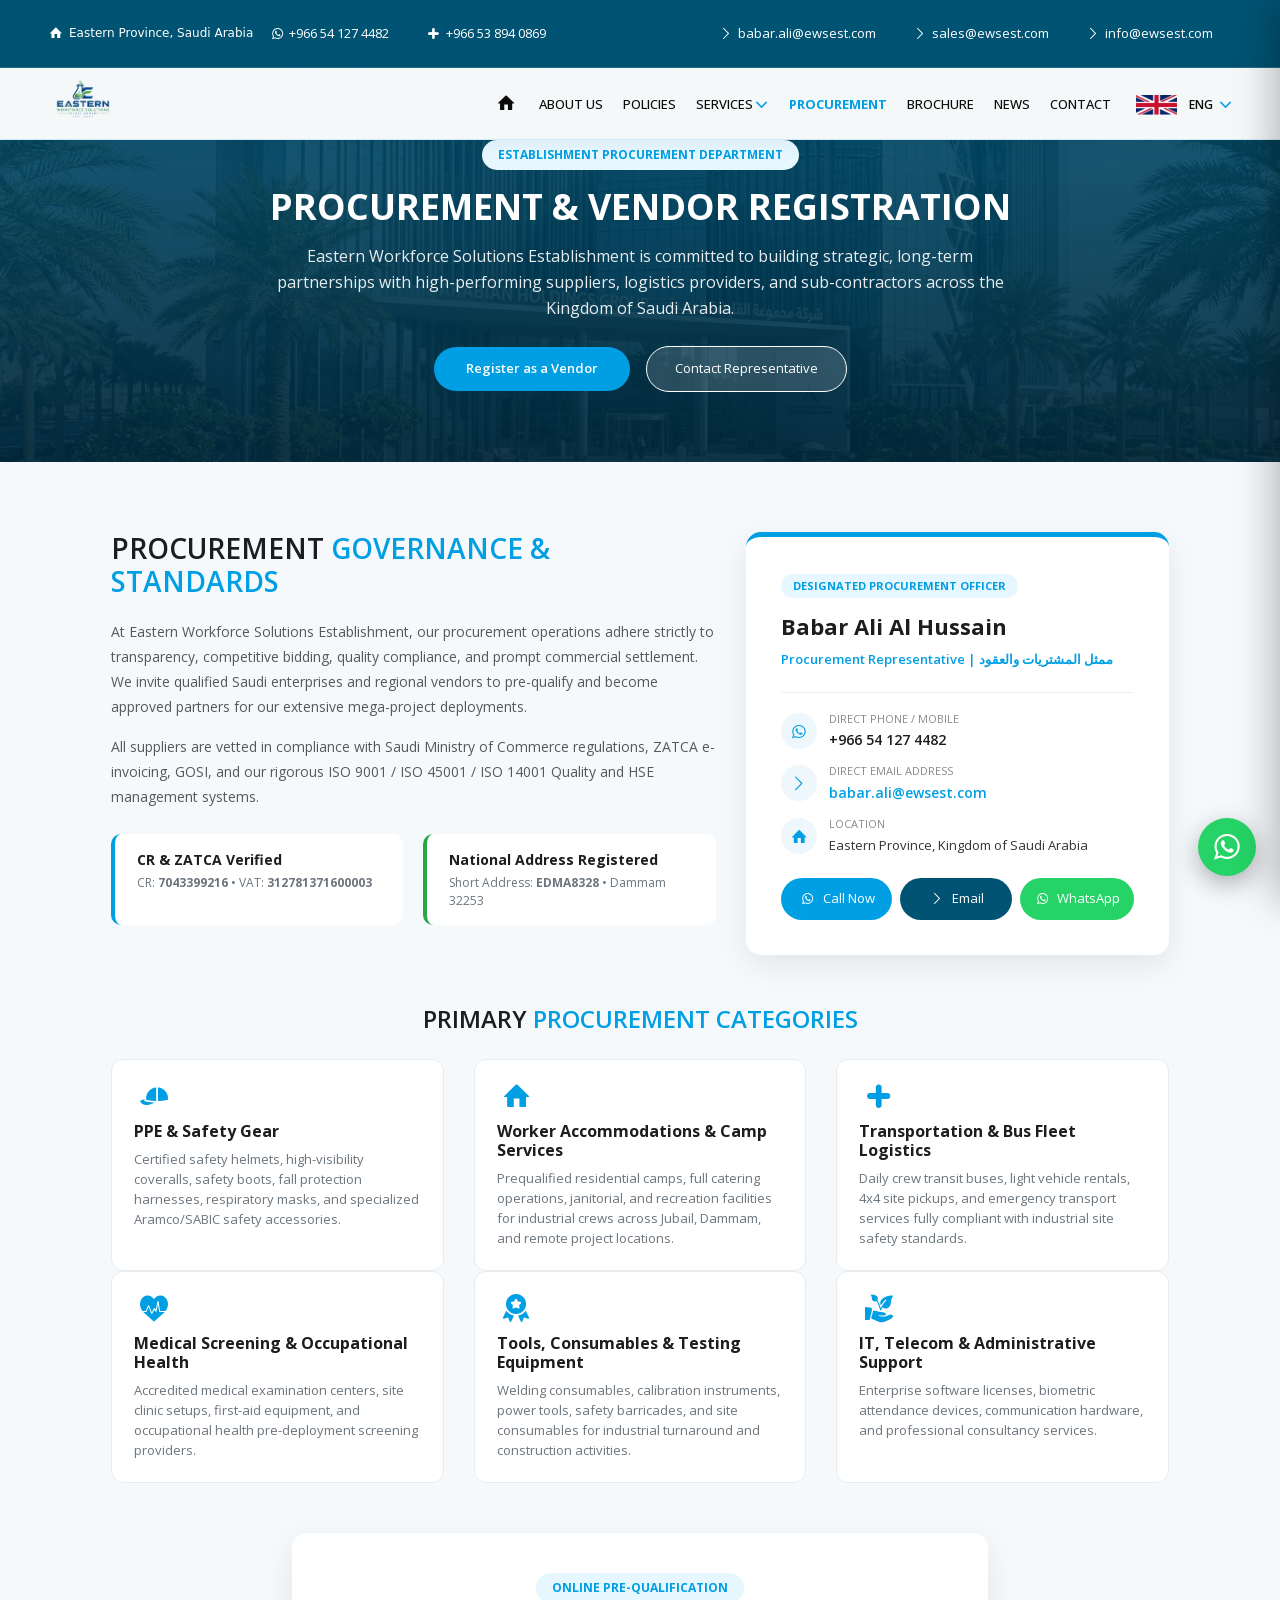
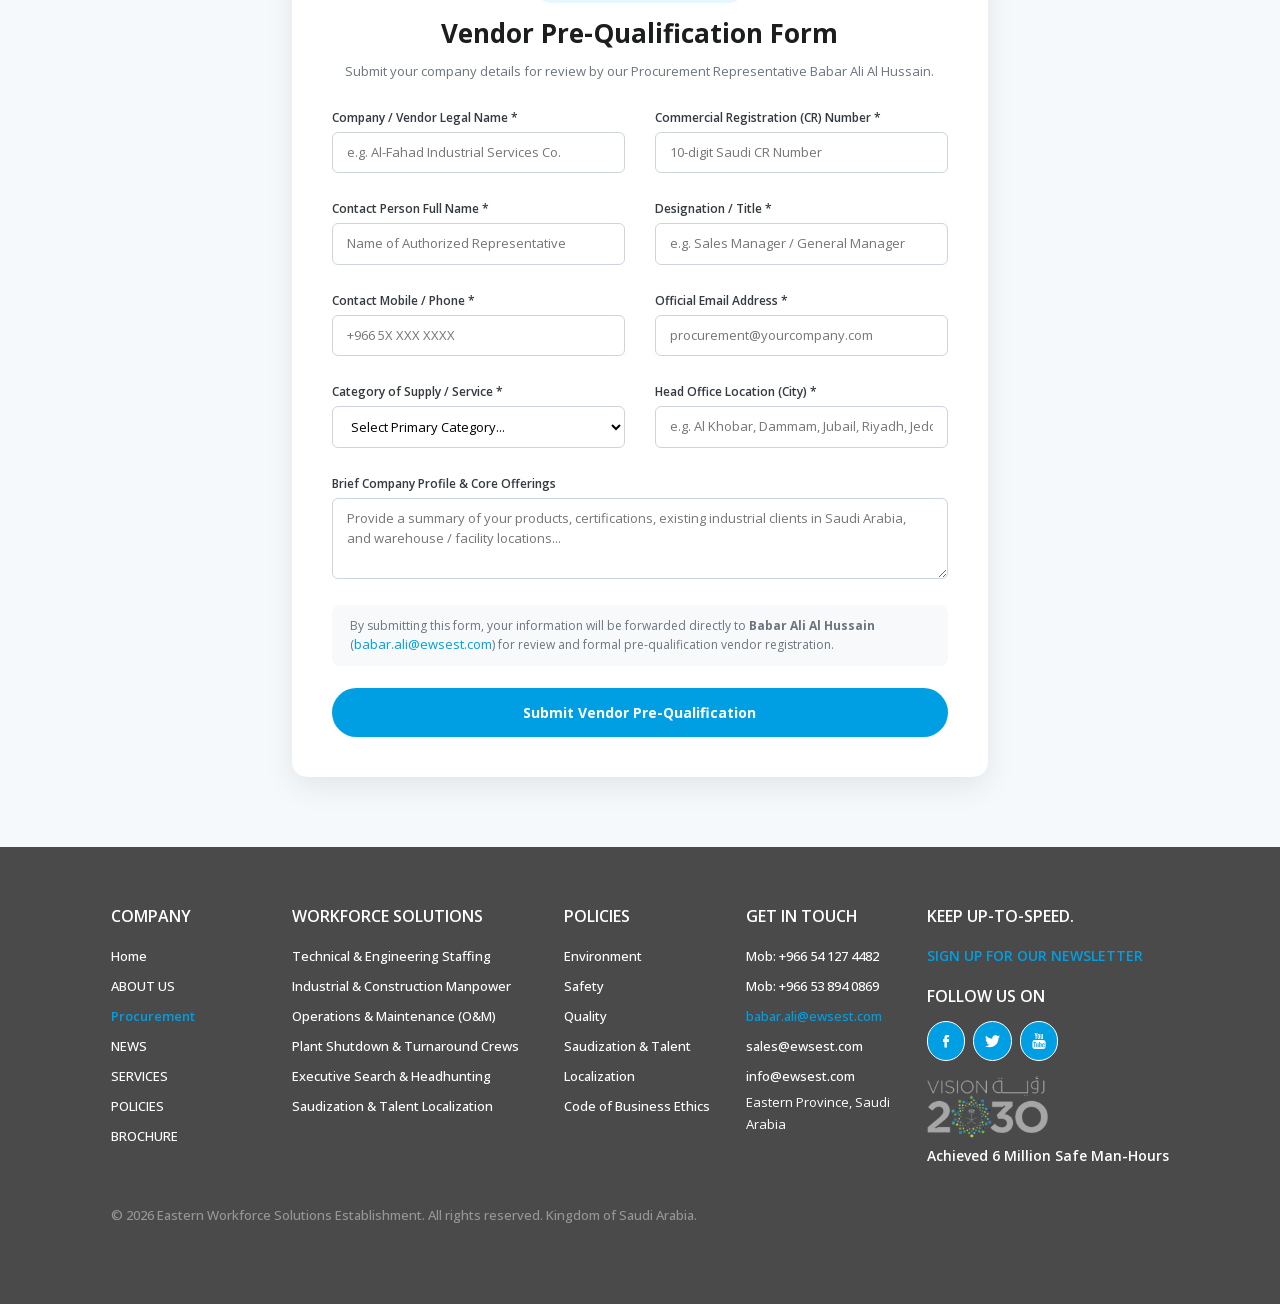
<file: procurement.html>
<!doctype html>
<html lang="en" dir="ltr">
<head>
  <meta charset="utf-8">
  <meta name="viewport" content="width=device-width, initial-scale=1">
  <title>Procurement &amp; Vendor Registration | Eastern Workforce Solutions Establishment</title>
  <meta name="description" content="Official procurement and vendor registration portal for Eastern Workforce Solutions Establishment. Connect with our procurement representative Babar Ali Al Hussain.">

  <!-- Favicon / Logo -->
  <link rel="icon" type="image/png" href="assets/logo.png">

  <!-- Fonts: Open Sans from Google Fonts -->
  <link rel="preconnect" href="https://fonts.googleapis.com">
  <link rel="preconnect" href="https://fonts.gstatic.com" crossorigin>
  <link href="https://fonts.googleapis.com/css2?family=Open+Sans:wght@300;400;500;600;700;800&display=swap" rel="stylesheet">

  <!-- Core Stylesheet -->
  <link rel="stylesheet" href="styles.css">
  <style>
    .proc-hero {
      background: linear-gradient(rgba(0, 83, 115, 0.88), rgba(0, 40, 60, 0.92)), url("assets/modern-hq.jpg") center center / cover no-repeat;
      padding: 130px 0 70px 0;
      color: #ffffff;
      text-align: center;
    }
    .proc-hero h1 {
      font-size: 36px;
      font-weight: 700;
      color: #ffffff;
      margin-bottom: 15px;
    }
    .proc-hero p {
      font-size: 16px;
      color: rgba(255, 255, 255, 0.9);
      max-width: 750px;
      margin: 0 auto 25px auto;
      line-height: 26px;
    }
    .rep-card {
      background: #ffffff;
      border-radius: 15px;
      padding: 35px;
      box-shadow: 0 10px 30px rgba(0, 0, 0, 0.08);
      border-top: 5px solid #009fe3;
      transition: transform 0.3s ease;
    }
    .rep-card:hover {
      transform: translateY(-4px);
    }
    .proc-form-card {
      background: #ffffff;
      border-radius: 15px;
      padding: 40px;
      box-shadow: 0 10px 30px rgba(0, 0, 0, 0.08);
    }
    .req-badge {
      display: inline-block;
      background: #e7f7ff;
      color: #009fe3;
      padding: 6px 16px;
      border-radius: 50px;
      font-size: 12px;
      font-weight: 700;
      margin-bottom: 15px;
    }
    .cat-box {
      background: #ffffff;
      border-radius: 12px;
      padding: 22px;
      border: 1px solid #e9ecef;
      transition: all 0.3s ease;
      height: 100%;
    }
    .cat-box:hover {
      border-color: #009fe3;
      transform: translateY(-3px);
      box-shadow: 0 8px 20px rgba(0, 159, 227, 0.1);
    }
    .cat-box i {
      font-size: 28px;
      color: #009fe3;
      display: block;
      margin-bottom: 12px;
    }
    .cat-box h5 {
      font-size: 16px;
      font-weight: 700;
      color: #1c1d1d;
      margin-bottom: 8px;
    }
    .cat-box p {
      font-size: 13px;
      color: #6c757d;
      line-height: 20px;
      margin-bottom: 0;
    }
  </style>
</head>
<body class="sp-e1">

  <!-- ==================== HEADER ==================== -->
  <header id="header" class="sp-e2">
    <!-- Top Contact Bar (Desktop) -->
    <div class="top-contact-bar">
      <div class="container-fluid" style="width: 95%; display: flex; justify-content: space-between; align-items: center; flex-wrap: wrap;">
        <div style="display: flex; gap: 15px; align-items: center; flex-wrap: wrap;">
          <span><i class="demo-icon" style="font-size: 13px;">&#xe810;</i> <span data-i18n="top_location">Eastern Province, Saudi Arabia</span></span>
          <a href="tel:+966541274482"><i class="demo-icon">&#xf232;</i> +966 54 127 4482</a>
          <a href="tel:+966538940869"><i class="demo-icon">&#xe812;</i> +966 53 894 0869</a>
        </div>
        <div style="display: flex; gap: 15px; align-items: center; flex-wrap: wrap;">
          <a href="mailto:babar.ali@ewsest.com"><i class="demo-icon">&#xe802;</i> babar.ali@ewsest.com</a>
          <a href="mailto:sales@ewsest.com"><i class="demo-icon">&#xe802;</i> sales@ewsest.com</a>
          <a href="mailto:info@ewsest.com"><i class="demo-icon">&#xe802;</i> info@ewsest.com</a>
        </div>
      </div>
    </div>

    <div class="container-fluid sp-e3">
      <!-- Desktop Navigation -->
      <div class="row lap sp-e4 desktop-nav-only">
        <div class="center sp-e5">

          <!-- Brand Logo -->
          <div class="col-lg-3 col-sm-6 col-xs-6 sp-e6">
            <a class="brand sp-e7" href="index.html" title="Eastern Workforce Solutions Establishment">
              <img src="assets/logo.png" class="brand-logo sp-e8" alt="Eastern Workforce Solutions Establishment Logo">
            </a>
          </div>

          <div class="col-lg-1 sp-e9"></div>

          <!-- Main Menu -->
          <div class="col-lg-8 sp-e10">
            <ul class="menu sp-e11">
              <li class="sp-e12"><a href="index.html#home" title="Home"><i class="demo-icon icon-home-1 sp-e14">&#xe810;</i></a></li>
              <li class="sp-e15"><a href="index.html#about" class="sp-e16" data-i18n="nav_about">ABOUT US</a></li>
              <li class="sp-e17"><a href="index.html#policies" class="sp-e16" data-i18n="nav_policies">POLICIES</a></li>
              <li class="dropdown sp-e18">
                <a href="index.html#services" class="sp-e16"><span data-i18n="nav_services">SERVICES</span> <i class="demo-icon icon-arrow-down-sign-to-navigate sp-e19">&#xe821;</i></a>
                <div class="dropdown-content sp-e20">
                  <a href="index.html#services" class="sp-e21" data-i18n="serv_tech">Technical &amp; Engineering Staffing</a>
                  <a href="index.html#services" class="sp-e21" data-i18n="serv_ind">Industrial &amp; Construction Manpower</a>
                  <a href="index.html#services" class="sp-e21" data-i18n="serv_om">Operations &amp; Maintenance (O&amp;M)</a>
                  <a href="index.html#services" class="sp-e21" data-i18n="serv_shut">Plant Shutdown &amp; Turnaround Crews</a>
                  <a href="index.html#services" class="sp-e21" data-i18n="serv_exec">Executive Search &amp; Headhunting</a>
                  <a href="index.html#services" class="sp-e21" data-i18n="serv_saud">Saudization &amp; Talent Localization</a>
                </div>
              </li>
              <li class="sp-e22"><a href="procurement.html" class="active sp-e16" style="color: #009fe3; font-weight: 700;">PROCUREMENT</a></li>
              <li class="sp-e22"><a href="index.html#brochure" class="sp-e16" data-i18n="nav_brochure">BROCHURE</a></li>
              <li class="sp-e22"><a href="index.html#news" class="sp-e16" data-i18n="nav_news">NEWS</a></li>
              <li class="mr-0 sp-e23"><a href="index.html#contact" class="sp-e16" data-i18n="nav_contact">CONTACT</a></li>

              <!-- Language / Region Dropdown -->
              <li class="sp-e24">
                <div class="dropdown text-right ml-n4 sp-e25">
                  <a class="flag sp-e26" href="#language" id="lang-menu-trigger">
                    <img id="current-lang-flag" src="assets/asset-020.jpg" class="sp-e27" width="28" height="15" alt="Language">
                    <span id="current-lang-text" style="font-size: 12px; font-weight: 600; margin: 0 4px;">ENG</span>
                    <i class="demo-icon icon-arrow-down-sign-to-navigate sp-e19">&#xe821;</i>
                  </a>
                  <div class="dropdown-content text-left bg sp-e28" style="min-width: 140px;">
                    <a class="flag sp-e21 lang-select-btn" href="#ar" data-lang="ar">
                      <img src="assets/asset-021.jpg" class="sp-e29" width="18" height="12" alt="KSA"> العربية (KSA)
                    </a>
                    <a class="flag sp-e21 lang-select-btn" href="#en" data-lang="en">
                      <img src="assets/asset-020.jpg" class="sp-e29" width="18" height="12" alt="ENG"> English (ENG)
                    </a>
                  </div>
                </div>
              </li>
            </ul>
          </div>

        </div>
      </div>

      <!-- Ultra-Premium Mobile Navigation Bar -->
      <div class="mobile-header-bar">
        <a class="mobile-brand" href="index.html" title="Eastern Workforce Solutions Establishment">
          <img src="assets/logo.png" alt="Eastern Workforce Solutions Establishment Logo">
        </a>
        <div class="mobile-header-actions">
          <a href="tel:+966541274482" class="mobile-quick-call" title="Call Us" aria-label="Direct Phone Call">
            <i class="demo-icon">&#xf232;</i>
          </a>
          <button class="mobile-lang-pill lang-select-btn" id="mobile-lang-pill" data-lang="ar" aria-label="Switch Language">
            <img id="mobile-header-lang-flag" src="assets/asset-021.jpg" width="18" height="12" alt="Language">
            <span id="mobile-header-lang-text">العربية</span>
          </button>
          <button class="mobile-hamburger-btn" id="mobile-menu-toggle" aria-label="Open Navigation">
            <span class="bar"></span>
            <span class="bar"></span>
            <span class="bar"></span>
          </button>
        </div>
      </div>

    </div>
  </header>

  <!-- ==================== ULTRA-PREMIUM MOBILE DRAWER & BACKDROP ==================== -->
  <div id="mobile-drawer-overlay"></div>
  <aside id="mobile-drawer" class="mobile-nav-drawer" aria-label="Mobile Navigation Drawer">
    <div class="drawer-header">
      <a class="drawer-brand" href="index.html">
        <img src="assets/logo.png" alt="Eastern Workforce Solutions Establishment">
      </a>
      <button class="drawer-close-btn" id="mobile-drawer-close" aria-label="Close menu">&times;</button>
    </div>
    
    <div class="drawer-content">
      <!-- Segmented Language Switcher -->
      <div class="drawer-lang-selector">
        <button class="drawer-lang-btn lang-select-btn" id="drawer-btn-ar" data-lang="ar">
          <img src="assets/asset-021.jpg" width="18" height="12" alt="KSA"> العربية
        </button>
        <button class="drawer-lang-btn lang-select-btn" id="drawer-btn-en" data-lang="en">
          <img src="assets/asset-020.jpg" width="18" height="12" alt="ENG"> English
        </button>
      </div>

      <!-- Quick Contact Action Strip -->
      <div class="drawer-quick-contacts">
        <a href="tel:+966541274482" class="drawer-quick-btn call-btn">
          <i class="demo-icon">&#xf232;</i> <span>+966 54 127 4482</span>
        </a>
        <a href="https://wa.me/966541274482?text=Hello%20Mr.%20Babar%20Ali%20Al%20Hussain,%20I%20am%20contacting%20regarding%20procurement%20with%20Eastern%20Workforce%20Solutions." target="_blank" rel="noopener noreferrer" class="drawer-quick-btn wa-btn">
          <i class="demo-icon icon-whatsapp">&#xf232;</i> <span>WhatsApp</span>
        </a>
      </div>

      <!-- Nav Links -->
      <ul class="drawer-nav-list">
        <li class="drawer-nav-item">
          <a href="index.html#home" class="drawer-nav-link">
            <span class="link-left"><i class="demo-icon icon-home-1 link-icon">&#xe810;</i> <span data-i18n="nav_home">Home</span></span>
          </a>
        </li>
        <li class="drawer-nav-item">
          <a href="index.html#about" class="drawer-nav-link">
            <span class="link-left"><i class="demo-icon link-icon">&#xe81a;</i> <span data-i18n="nav_about">ABOUT US</span></span>
          </a>
        </li>
        <li class="drawer-nav-item">
          <a href="index.html#policies" class="drawer-nav-link">
            <span class="link-left"><i class="demo-icon link-icon">&#xe817;</i> <span data-i18n="nav_policies">POLICIES</span></span>
          </a>
        </li>
        <li class="drawer-nav-item">
          <a href="index.html#services" class="drawer-nav-link">
            <span class="link-left"><i class="demo-icon link-icon">&#xe819;</i> <span data-i18n="nav_services">SERVICES</span></span>
          </a>
        </li>
        <li class="drawer-nav-item">
          <a href="procurement.html" class="drawer-nav-link active" style="color: #009fe3; font-weight: 700;">
            <span class="link-left"><i class="demo-icon link-icon">&#xe818;</i> <span data-i18n="nav_procurement">PROCUREMENT</span></span>
            <span class="drawer-nav-badge">Portal</span>
          </a>
        </li>
        <li class="drawer-nav-item">
          <a href="index.html#brochure" class="drawer-nav-link">
            <span class="link-left"><i class="demo-icon link-icon">&#xe802;</i> <span data-i18n="nav_brochure">BROCHURE</span></span>
          </a>
        </li>
        <li class="drawer-nav-item">
          <a href="index.html#news" class="drawer-nav-link">
            <span class="link-left"><i class="demo-icon link-icon">&#xe810;</i> <span data-i18n="nav_news">NEWS</span></span>
          </a>
        </li>
        <li class="drawer-nav-item">
          <a href="index.html#contact" class="drawer-nav-link">
            <span class="link-left"><i class="demo-icon link-icon">&#xe802;</i> <span data-i18n="nav_contact">CONTACT</span></span>
          </a>
        </li>
      </ul>
    </div>

    <div class="drawer-footer">
      <a href="#vendor-form" class="drawer-cta-btn">
        Register as a Vendor
      </a>
      <div class="drawer-meta-info">
        Procurement Officer: Babar Ali Al Hussain &bull; +966 54 127 4482
      </div>
    </div>
  </aside>

  <!-- ==================== MOBILE FLOATING WHATSAPP BUTTON ==================== -->
  <a href="https://wa.me/966541274482?text=Hello%20Mr.%20Babar%20Ali%20Al%20Hussain,%20I%20am%20contacting%20regarding%20procurement%20and%20vendor%20registration%20with%20Eastern%20Workforce%20Solutions." target="_blank" rel="noopener noreferrer" class="mobile-whatsapp-floating" title="Chat on WhatsApp" aria-label="WhatsApp Chat">
    <i class="demo-icon icon-whatsapp">&#xf232;</i>
  </a>

  <!-- ==================== HERO SECTION ==================== -->
  <section class="proc-hero">
    <div class="container-fluid" style="width: 85%;">
      <span class="req-badge">ESTABLISHMENT PROCUREMENT DEPARTMENT</span>
      <h1 data-i18n="proc_hero_title">PROCUREMENT &amp; VENDOR REGISTRATION</h1>
      <p data-i18n="proc_hero_desc">Eastern Workforce Solutions Establishment is committed to building strategic, long-term partnerships with high-performing suppliers, logistics providers, and sub-contractors across the Kingdom of Saudi Arabia.</p>
      <div>
        <a href="#vendor-form" class="button-primary" style="margin-right: 12px; padding: 12px 32px; font-weight: 600;">Register as a Vendor</a>
        <a href="#procurement-rep" class="btn" style="background: rgba(255,255,255,0.15); color: #fff; border: 1px solid #fff; border-radius: 50px; padding: 12px 28px; font-size: 13px;">Contact Representative</a>
      </div>
    </div>
  </section>

  <!-- ==================== MAIN CONTENT ==================== -->
  <section style="background: #f6f9fc; padding: 70px 0;">
    <div class="container-fluid" style="width: 85%;">
      
      <!-- REPRESENTATIVE CALLOUT ROW -->
      <div class="row" id="procurement-rep" style="margin-bottom: 50px; align-items: center;">
        <div class="col-lg-7" style="margin-bottom: 30px;">
          <h3 style="font-size: 28px; font-weight: 600; color: #1c1d1d; margin-bottom: 20px;">
            PROCUREMENT <span style="color: #009fe3;">GOVERNANCE &amp; STANDARDS</span>
          </h3>
          <p style="font-size: 14px; line-height: 25px; color: #585858; margin-bottom: 15px;">
            At Eastern Workforce Solutions Establishment, our procurement operations adhere strictly to transparency, competitive bidding, quality compliance, and prompt commercial settlement. We invite qualified Saudi enterprises and regional vendors to pre-qualify and become approved partners for our extensive mega-project deployments.
          </p>
          <p style="font-size: 14px; line-height: 25px; color: #585858; margin-bottom: 25px;">
            All suppliers are vetted in compliance with Saudi Ministry of Commerce regulations, ZATCA e-invoicing, GOSI, and our rigorous ISO 9001 / ISO 45001 / ISO 14001 Quality and HSE management systems.
          </p>

          <div style="display: flex; gap: 20px; flex-wrap: wrap;">
            <div style="background: #ffffff; padding: 15px 22px; border-radius: 10px; border-left: 4px solid #009fe3; flex: 1; min-width: 200px;">
              <strong style="color: #1c1d1d; display: block; font-size: 14px; margin-bottom: 4px;">CR &amp; ZATCA Verified</strong>
              <span style="font-size: 12px; color: #6c757d; display: block;">CR: <strong>7043399216</strong> &bull; VAT: <strong>312781371600003</strong></span>
            </div>
            <div style="background: #ffffff; padding: 15px 22px; border-radius: 10px; border-left: 4px solid #28a745; flex: 1; min-width: 200px;">
              <strong style="color: #1c1d1d; display: block; font-size: 14px; margin-bottom: 4px;">National Address Registered</strong>
              <span style="font-size: 12px; color: #6c757d; display: block;">Short Address: <strong>EDMA8328</strong> &bull; Dammam 32253</span>
            </div>
          </div>
        </div>

        <!-- BABAR ALI AL HUSSAIN DEDICATED CARD -->
        <div class="col-lg-5">
          <div class="rep-card">
            <span style="display: inline-block; background: #e7f7ff; color: #009fe3; font-size: 11px; font-weight: 700; padding: 4px 12px; border-radius: 50px; margin-bottom: 15px;">
              DESIGNATED PROCUREMENT OFFICER
            </span>
            <h4 style="font-size: 22px; font-weight: 700; color: #1c1d1d; margin-bottom: 6px;">Babar Ali Al Hussain</h4>
            <p style="font-size: 13px; font-weight: 600; color: #009fe3; margin-bottom: 20px;">Procurement Representative | ممثل المشتريات والعقود</p>
            
            <div style="border-top: 1px solid #eef2f5; padding-top: 18px; margin-bottom: 22px;">
              <div style="margin-bottom: 12px; display: flex; align-items: center; gap: 12px;">
                <div style="width: 36px; height: 36px; border-radius: 50%; background: #eef7fc; display: flex; align-items: center; justify-content: center; color: #009fe3;">
                  <i class="demo-icon">&#xf232;</i>
                </div>
                <div>
                  <span style="display: block; font-size: 11px; color: #888; text-transform: uppercase;">Direct Phone / Mobile</span>
                  <a href="tel:+966541274482" style="font-size: 14px; font-weight: 600; color: #1c1d1d; text-decoration: none;">+966 54 127 4482</a>
                </div>
              </div>

              <div style="margin-bottom: 12px; display: flex; align-items: center; gap: 12px;">
                <div style="width: 36px; height: 36px; border-radius: 50%; background: #eef7fc; display: flex; align-items: center; justify-content: center; color: #009fe3;">
                  <i class="demo-icon">&#xe802;</i>
                </div>
                <div>
                  <span style="display: block; font-size: 11px; color: #888; text-transform: uppercase;">Direct Email Address</span>
                  <a href="mailto:babar.ali@ewsest.com" style="font-size: 14px; font-weight: 600; color: #009fe3; text-decoration: none;">babar.ali@ewsest.com</a>
                </div>
              </div>

              <div style="display: flex; align-items: center; gap: 12px;">
                <div style="width: 36px; height: 36px; border-radius: 50%; background: #eef7fc; display: flex; align-items: center; justify-content: center; color: #009fe3;">
                  <i class="demo-icon">&#xe810;</i>
                </div>
                <div>
                  <span style="display: block; font-size: 11px; color: #888; text-transform: uppercase;">Location</span>
                  <span style="font-size: 13px; color: #333;">Eastern Province, Kingdom of Saudi Arabia</span>
                </div>
              </div>
            </div>

            <div style="display: flex; gap: 8px; flex-wrap: wrap;">
              <a href="tel:+966541274482" class="button-primary" style="flex: 1; min-width: 110px; text-align: center; text-decoration: none; padding: 10px 14px; font-size: 13px; display: inline-flex; align-items: center; justify-content: center; gap: 6px;">
                <i class="demo-icon">&#xf232;</i> Call Now
              </a>
              <a href="mailto:babar.ali@ewsest.com" class="button-primary" style="flex: 1; min-width: 110px; background: #005373; text-align: center; text-decoration: none; padding: 10px 14px; font-size: 13px; display: inline-flex; align-items: center; justify-content: center; gap: 6px;">
                <i class="demo-icon">&#xe802;</i> Email
              </a>
              <a href="https://wa.me/966541274482?text=Hello%20Mr.%20Babar%20Ali%20Al%20Hussain,%20I%20am%20contacting%20regarding%20procurement%20with%20Eastern%20Workforce%20Solutions." target="_blank" rel="noopener noreferrer" class="btn" style="flex: 1; min-width: 110px; background: #25d366; color: #fff; border-radius: 50px; padding: 10px 14px; font-size: 13px; text-decoration: none; display: inline-flex; align-items: center; justify-content: center; gap: 6px;">
                <i class="demo-icon">&#xf232;</i> WhatsApp
              </a>
            </div>
          </div>
        </div>
      </div>

      <!-- WHAT WE PROCURE CATEGORIES -->
      <div style="margin-bottom: 50px;">
        <h3 style="font-size: 24px; font-weight: 600; color: #1c1d1d; margin-bottom: 25px; text-align: center;">
          PRIMARY <span style="color: #009fe3;">PROCUREMENT CATEGORIES</span>
        </h3>

        <div class="row row-cols-1 row-cols-md-3 g-4">
          <div class="col">
            <div class="cat-box">
              <i class="demo-icon">&#xe818;</i>
              <h5>PPE &amp; Safety Gear</h5>
              <p>Certified safety helmets, high-visibility coveralls, safety boots, fall protection harnesses, respiratory masks, and specialized Aramco/SABIC safety accessories.</p>
            </div>
          </div>
          <div class="col">
            <div class="cat-box">
              <i class="demo-icon">&#xe810;</i>
              <h5>Worker Accommodations &amp; Camp Services</h5>
              <p>Prequalified residential camps, full catering operations, janitorial, and recreation facilities for industrial crews across Jubail, Dammam, and remote project locations.</p>
            </div>
          </div>
          <div class="col">
            <div class="cat-box">
              <i class="demo-icon">&#xe812;</i>
              <h5>Transportation &amp; Bus Fleet Logistics</h5>
              <p>Daily crew transit buses, light vehicle rentals, 4x4 site pickups, and emergency transport services fully compliant with industrial site safety standards.</p>
            </div>
          </div>
          <div class="col">
            <div class="cat-box">
              <i class="demo-icon">&#xe817;</i>
              <h5>Medical Screening &amp; Occupational Health</h5>
              <p>Accredited medical examination centers, site clinic setups, first-aid equipment, and occupational health pre-deployment screening providers.</p>
            </div>
          </div>
          <div class="col">
            <div class="cat-box">
              <i class="demo-icon">&#xe81a;</i>
              <h5>Tools, Consumables &amp; Testing Equipment</h5>
              <p>Welding consumables, calibration instruments, power tools, safety barricades, and site consumables for industrial turnaround and construction activities.</p>
            </div>
          </div>
          <div class="col">
            <div class="cat-box">
              <i class="demo-icon">&#xe819;</i>
              <h5>IT, Telecom &amp; Administrative Support</h5>
              <p>Enterprise software licenses, biometric attendance devices, communication hardware, and professional consultancy services.</p>
            </div>
          </div>
        </div>
      </div>

      <!-- VENDOR REGISTRATION FORM -->
      <div class="row" id="vendor-form">
        <div class="col-lg-8 mx-auto" style="margin: 0 auto;">
          <div class="proc-form-card">
            <div style="text-align: center; margin-bottom: 25px;">
              <span class="req-badge">ONLINE PRE-QUALIFICATION</span>
              <h3 style="font-size: 26px; font-weight: 700; color: #1c1d1d; margin-bottom: 8px;">Vendor Pre-Qualification Form</h3>
              <p style="font-size: 13px; color: #6c757d;">Submit your company details for review by our Procurement Representative Babar Ali Al Hussain.</p>
            </div>

            <form id="procurement-vendor-form">
              <div class="row" style="margin-bottom: 15px;">
                <div class="col-md-6" style="margin-bottom: 12px;">
                  <label style="display: block; font-size: 12px; font-weight: 600; color: #343a40; margin-bottom: 5px;">Company / Vendor Legal Name *</label>
                  <input type="text" required placeholder="e.g. Al-Fahad Industrial Services Co." style="width: 100%; padding: 10px 14px; font-size: 13px; border: 1px solid #ced4da; border-radius: 6px; box-sizing: border-box;">
                </div>
                <div class="col-md-6" style="margin-bottom: 12px;">
                  <label style="display: block; font-size: 12px; font-weight: 600; color: #343a40; margin-bottom: 5px;">Commercial Registration (CR) Number *</label>
                  <input type="text" required placeholder="10-digit Saudi CR Number" style="width: 100%; padding: 10px 14px; font-size: 13px; border: 1px solid #ced4da; border-radius: 6px; box-sizing: border-box;">
                </div>
              </div>

              <div class="row" style="margin-bottom: 15px;">
                <div class="col-md-6" style="margin-bottom: 12px;">
                  <label style="display: block; font-size: 12px; font-weight: 600; color: #343a40; margin-bottom: 5px;">Contact Person Full Name *</label>
                  <input type="text" required placeholder="Name of Authorized Representative" style="width: 100%; padding: 10px 14px; font-size: 13px; border: 1px solid #ced4da; border-radius: 6px; box-sizing: border-box;">
                </div>
                <div class="col-md-6" style="margin-bottom: 12px;">
                  <label style="display: block; font-size: 12px; font-weight: 600; color: #343a40; margin-bottom: 5px;">Designation / Title *</label>
                  <input type="text" required placeholder="e.g. Sales Manager / General Manager" style="width: 100%; padding: 10px 14px; font-size: 13px; border: 1px solid #ced4da; border-radius: 6px; box-sizing: border-box;">
                </div>
              </div>

              <div class="row" style="margin-bottom: 15px;">
                <div class="col-md-6" style="margin-bottom: 12px;">
                  <label style="display: block; font-size: 12px; font-weight: 600; color: #343a40; margin-bottom: 5px;">Contact Mobile / Phone *</label>
                  <input type="tel" required placeholder="+966 5X XXX XXXX" style="width: 100%; padding: 10px 14px; font-size: 13px; border: 1px solid #ced4da; border-radius: 6px; box-sizing: border-box;">
                </div>
                <div class="col-md-6" style="margin-bottom: 12px;">
                  <label style="display: block; font-size: 12px; font-weight: 600; color: #343a40; margin-bottom: 5px;">Official Email Address *</label>
                  <input type="email" required placeholder="procurement@yourcompany.com" style="width: 100%; padding: 10px 14px; font-size: 13px; border: 1px solid #ced4da; border-radius: 6px; box-sizing: border-box;">
                </div>
              </div>

              <div class="row" style="margin-bottom: 15px;">
                <div class="col-md-6" style="margin-bottom: 12px;">
                  <label style="display: block; font-size: 12px; font-weight: 600; color: #343a40; margin-bottom: 5px;">Category of Supply / Service *</label>
                  <select required style="width: 100%; padding: 10px 14px; font-size: 13px; border: 1px solid #ced4da; border-radius: 6px; box-sizing: border-box; background: #fff;">
                    <option value="">Select Primary Category...</option>
                    <option value="PPE & Safety Equipment">PPE &amp; Safety Equipment</option>
                    <option value="Worker Accommodation & Camps">Worker Accommodation &amp; Camps</option>
                    <option value="Transportation & Fleet Logistics">Transportation &amp; Fleet Logistics</option>
                    <option value="Catering & Food Supply">Catering &amp; Food Supply</option>
                    <option value="Tools, Machinery & Consumables">Tools, Machinery &amp; Consumables</option>
                    <option value="Medical & Occupational Health">Medical &amp; Occupational Health</option>
                    <option value="IT, Hardware & Software">IT, Hardware &amp; Software</option>
                    <option value="Other Goods / Services">Other Goods / Services</option>
                  </select>
                </div>
                <div class="col-md-6" style="margin-bottom: 12px;">
                  <label style="display: block; font-size: 12px; font-weight: 600; color: #343a40; margin-bottom: 5px;">Head Office Location (City) *</label>
                  <input type="text" required placeholder="e.g. Al Khobar, Dammam, Jubail, Riyadh, Jeddah" style="width: 100%; padding: 10px 14px; font-size: 13px; border: 1px solid #ced4da; border-radius: 6px; box-sizing: border-box;">
                </div>
              </div>

              <div style="margin-bottom: 20px;">
                <label style="display: block; font-size: 12px; font-weight: 600; color: #343a40; margin-bottom: 5px;">Brief Company Profile &amp; Core Offerings</label>
                <textarea rows="3" placeholder="Provide a summary of your products, certifications, existing industrial clients in Saudi Arabia, and warehouse / facility locations..." style="width: 100%; padding: 10px 14px; font-size: 13px; border: 1px solid #ced4da; border-radius: 6px; box-sizing: border-box; resize: vertical;"></textarea>
              </div>

              <div style="background: #f8f9fa; padding: 12px 18px; border-radius: 8px; margin-bottom: 22px; font-size: 12px; color: #6c757d;">
                By submitting this form, your information will be forwarded directly to <strong>Babar Ali Al Hussain</strong> (<a href="mailto:babar.ali@ewsest.com" style="color: #009fe3;">babar.ali@ewsest.com</a>) for review and formal pre-qualification vendor registration.
              </div>

              <button type="submit" class="button-primary" style="width: 100%; padding: 14px; font-size: 14px; font-weight: 700; cursor: pointer; text-align: center;">Submit Vendor Pre-Qualification</button>
            </form>
          </div>
        </div>
      </div>

    </div>
  </section>

  <!-- ==================== FOOTER ==================== -->
  <footer class="sp-e248" id="contact">
    <div class="container-fluid sp-e249">

      <div class="row content sp-e250">

        <!-- Column 1: Company -->
        <div class="col-lg-2 col-sm-6 sp-e251">
          <ul class="sp-e252">
            <h4 class="sp-e253" data-i18n="foot_col1_title">COMPANY</h4>
            <li class="sp-e254"><a href="index.html#home" class="sp-e255" data-i18n="nav_home">Home</a></li>
            <li class="sp-e254"><a href="index.html#about" class="sp-e255" data-i18n="nav_about">About us</a></li>
            <li class="sp-e254"><a href="procurement.html" class="sp-e255" style="color: #009fe3; font-weight: 600;">Procurement</a></li>
            <li class="sp-e254"><a href="index.html#news" class="sp-e255" data-i18n="nav_news">Latest News</a></li>
            <li class="sp-e254"><a href="index.html#services" class="sp-e255" data-i18n="nav_services">Services</a></li>
            <li class="sp-e254"><a href="index.html#policies" class="sp-e255" data-i18n="nav_policies">HSE &amp; Quality</a></li>
            <li class="sp-e254"><a href="index.html#brochure" class="sp-e255" data-i18n="nav_brochure">Certifications</a></li>
          </ul>
        </div>

        <!-- Column 2: Workforce Solutions -->
        <div class="col-lg-3 col-sm-6 sp-e256">
          <ul class="sp-e257">
            <h4 class="sp-e258" data-i18n="foot_col2_title">WORKFORCE SOLUTIONS</h4>
            <li class="sp-e259"><a href="index.html#services" class="sp-e255" data-i18n="serv_tech">Technical &amp; Engineering Staffing</a></li>
            <li class="sp-e259"><a href="index.html#services" class="sp-e255" data-i18n="serv_ind">Industrial &amp; Construction Manpower</a></li>
            <li class="sp-e259"><a href="index.html#services" class="sp-e255" data-i18n="serv_om">Operations &amp; Maintenance (O&amp;M)</a></li>
            <li class="sp-e259"><a href="index.html#services" class="sp-e255" data-i18n="serv_shut">Plant Shutdown &amp; Turnaround Crews</a></li>
            <li class="sp-e259"><a href="index.html#services" class="sp-e255" data-i18n="serv_exec">Executive Search &amp; Headhunting</a></li>
            <li class="sp-e259"><a href="index.html#services" class="sp-e255" data-i18n="serv_saud">Saudization &amp; Talent Localization</a></li>
          </ul>
        </div>

        <!-- Column 3: Policies -->
        <div class="col-lg-2 col-sm-6 sp-e251">
          <ul class="sp-e260">
            <h4 class="sp-e253" data-i18n="foot_col3_title">POLICIES</h4>
            <li class="sp-e254"><a href="index.html#policies" class="sp-e255" data-i18n="hse_env">Environmental Policy</a></li>
            <li class="sp-e254"><a href="index.html#policies" class="sp-e255" data-i18n="hse_safety">OHS &amp; Safety Policy</a></li>
            <li class="sp-e254"><a href="index.html#policies" class="sp-e255" data-i18n="hse_quality">Quality Policy</a></li>
            <li class="sp-e254"><a href="index.html#policies" class="sp-e255" data-i18n="serv_saud">Saudization &amp; Nitaqat</a></li>
            <li class="sp-e254"><a href="index.html#policies" class="sp-e255">Code of Business Ethics</a></li>
          </ul>
        </div>

        <!-- Column 4: Get In Touch -->
        <div class="col-lg-2 col-sm-6 cont sp-e251">
          <ul class="sp-e261">
            <h4 class="sp-e253" data-i18n="foot_col4_title">GET IN TOUCH</h4>
            <li class="sp-e254"><a href="tel:+966541274482" class="sp-e255">Mob: +966 54 127 4482</a></li>
            <li class="sp-e254"><a href="tel:+966538940869" class="sp-e255">Mob: +966 53 894 0869</a></li>
            <li class="sp-e254"><a href="mailto:babar.ali@ewsest.com" class="sp-e255" style="color: #009fe3;">babar.ali@ewsest.com</a></li>
            <li class="sp-e254"><a href="mailto:sales@ewsest.com" class="sp-e255">sales@ewsest.com</a></li>
            <li class="sp-e254"><a href="mailto:info@ewsest.com" class="sp-e255">info@ewsest.com</a></li>
            <li class="sp-e254"><span style="color: #ffffff; font-size: 13px;" data-i18n="top_location">Eastern Province, Saudi Arabia</span></li>
          </ul>
        </div>

        <!-- Column 5: Social & Vision 2030 -->
        <div class="col-lg-3 col-sm-6 sp-e256">
          <ul class="sp-e264">
            <h4 class="sp-e258"><span data-i18n="foot_col5_title">KEEP UP-TO-SPEED</span><span class="sp-e265">.</span></h4>
            <li class="sp-e259"><a class="sign sp-e266" href="index.html#contact" data-i18n="foot_newsletter_link">SIGN UP FOR OUR NEWSLETTER</a></li>
          </ul>
          <div class="soci sp-e267">
            <h4 class="sp-e268" data-i18n="foot_follow">FOLLOW US ON</h4>
            <a href="https://linkedin.com" target="_blank" rel="noopener noreferrer" class="sp-e269" title="LinkedIn">
              <div class="btn sp-e270"><i class="demo-icon icon-facebook-2 sp-e271">&#xf300;</i></div>
            </a>
            <a href="https://twitter.com" target="_blank" rel="noopener noreferrer" class="sp-e269" title="Twitter / X">
              <div class="btn sp-e270"><i class="demo-icon icon-twitter sp-e271">&#xe800;</i></div>
            </a>
            <a href="https://instagram.com" target="_blank" rel="noopener noreferrer" class="sp-e269" title="Instagram">
              <div class="btn sp-e270"><i class="demo-icon icon-instagram sp-e271">&#xe806;</i></div>
            </a>
            <br>
            <img src="assets/asset-046.png" class="sp-e272" width="129" height="65" alt="Saudi Vision 2030" style="margin-top: 15px;">
          </div>
          <div class="safe sp-e273"><h5 class="sp-e274" data-i18n="foot_safe">Achieved 6 Million Safe Man Hours</h5></div>
        </div>

      </div>

      <!-- Copyright Bottom Bar -->
      <div class="row bot sp-e275">
        <div class="col-lg-12 col-sm-12 sp-e276">
          <p class="sp-e277" data-i18n="foot_copyright">&copy; 2026 <span>Eastern Workforce Solutions Establishment</span>. CR No: 7043399216 &bull; VAT: 312781371600003. All rights reserved. Kingdom of Saudi Arabia.</p>
        </div>
      </div>

    </div>
  </footer>

  <!-- Script for form & multilingual -->
  <script src="script.js"></script>
  <script>
    // Specific Procurement Form Handler
    document.getElementById('procurement-vendor-form').addEventListener('submit', function(e) {
      e.preventDefault();
      var btn = this.querySelector('button[type="submit"]');
      var original = btn.textContent;
      btn.textContent = 'Submitting Pre-Qualification...';
      btn.disabled = true;
      setTimeout(function() {
        alert('Thank you! Your vendor pre-qualification application has been received and routed to Babar Ali Al Hussain (Procurement Representative at babar.ali@ewsest.com). Our team will contact you following review of your credentials.');
        document.getElementById('procurement-vendor-form').reset();
        btn.textContent = original;
        btn.disabled = false;
      }, 700);
    });
  </script>
</body>
</html>
</file>
